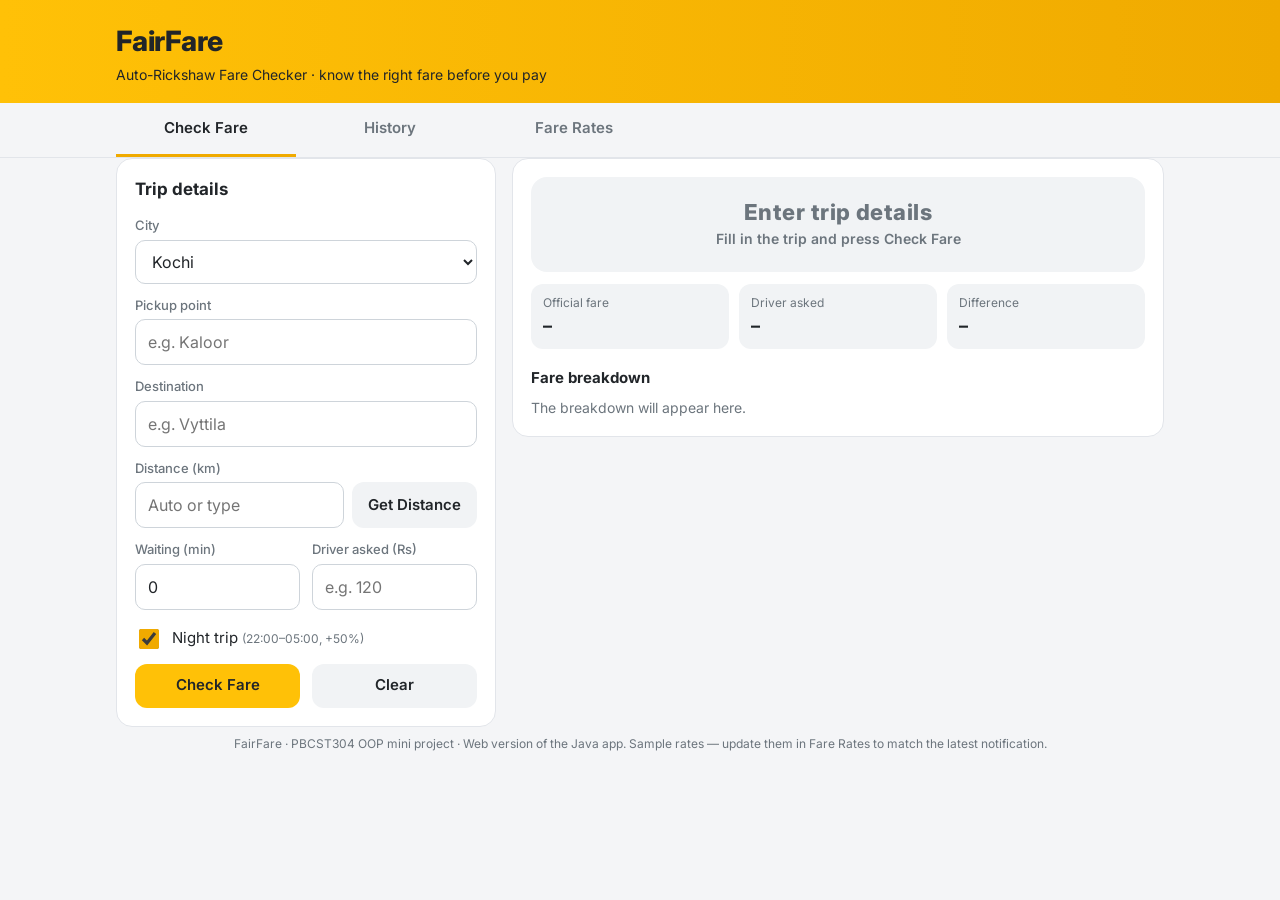
<file: docs/index.html>
<!doctype html>
<html lang="en">
<head>
<meta charset="utf-8">
<meta name="viewport" content="width=device-width, initial-scale=1, viewport-fit=cover">
<title>FairFare – Auto Fare Checker</title>
<meta name="description" content="Check if an auto-rickshaw fare is fair or excessive using official city rates.">
<meta name="theme-color" content="#ffc107">
<link rel="preconnect" href="https://fonts.googleapis.com">
<link rel="preconnect" href="https://fonts.gstatic.com" crossorigin>
<link href="https://fonts.googleapis.com/css2?family=Inter:wght@400;500;600;700;800&display=swap" rel="stylesheet">
<link rel="stylesheet" href="style.css">
</head>
<body>

<header class="top">
  <div class="wrap">
    <h1>FairFare</h1>
    <p>Auto-Rickshaw Fare Checker · know the right fare before you pay</p>
  </div>
</header>

<nav class="tabs" role="tablist">
  <div class="wrap tabs-inner">
    <button class="tab active" role="tab" data-tab="check" aria-selected="true">Check Fare</button>
    <button class="tab" role="tab" data-tab="history" aria-selected="false">History</button>
    <button class="tab" role="tab" data-tab="rates" aria-selected="false">Fare Rates</button>
  </div>
</nav>

<main class="wrap">

  <!-- ================= CHECK FARE ================= -->
  <section id="tab-check" class="panel active">
    <div class="two-col">
      <form id="checkForm" class="card" novalidate>
        <h2>Trip details</h2>

        <label class="field">
          <span>City</span>
          <select id="city"></select>
        </label>

        <label class="field">
          <span>Pickup point</span>
          <input id="pickup" list="places" placeholder="e.g. Kaloor" autocomplete="off">
        </label>

        <label class="field">
          <span>Destination</span>
          <input id="destination" list="places" placeholder="e.g. Vyttila" autocomplete="off">
        </label>
        <datalist id="places"></datalist>

        <div class="field">
          <span>Distance (km)</span>
          <div class="row">
            <input id="distance" type="number" inputmode="decimal" min="0" step="0.1" placeholder="Auto or type">
            <button type="button" id="getDistance" class="btn btn-secondary">Get Distance</button>
          </div>
          <small id="distanceHint" class="hint"></small>
        </div>

        <div class="row-2">
          <label class="field">
            <span>Waiting (min)</span>
            <input id="waiting" type="number" inputmode="numeric" min="0" step="1" value="0">
          </label>
          <label class="field">
            <span>Driver asked (Rs)</span>
            <input id="demanded" type="number" inputmode="decimal" min="0" step="1" placeholder="e.g. 120">
          </label>
        </div>

        <label class="check">
          <input id="night" type="checkbox">
          <span>Night trip <small id="nightHint" class="hint"></small></span>
        </label>

        <p id="formError" class="error" role="alert" hidden></p>

        <div class="row-2 actions">
          <button type="submit" class="btn btn-primary">Check Fare</button>
          <button type="button" id="clearBtn" class="btn btn-secondary">Clear</button>
        </div>
      </form>

      <div class="card result" id="resultCard" aria-live="polite">
        <div id="verdict" class="verdict neutral">
          <strong id="verdictText">Enter trip details</strong>
          <span id="verdictSub">Fill in the trip and press Check Fare</span>
        </div>
        <div class="stats">
          <div class="stat"><small>Official fare</small><b id="statOfficial">–</b></div>
          <div class="stat"><small>Driver asked</small><b id="statDemanded">–</b></div>
          <div class="stat"><small>Difference</small><b id="statDiff">–</b></div>
        </div>
        <h3>Fare breakdown</h3>
        <div id="breakdown" class="breakdown"><p class="muted">The breakdown will appear here.</p></div>
      </div>
    </div>
  </section>

  <!-- ================= HISTORY ================= -->
  <section id="tab-history" class="panel" hidden>
    <div class="stats stats-4">
      <div class="stat"><small>Total checks</small><b id="hTotal">0</b></div>
      <div class="stat"><small>Fair</small><b id="hFair" class="green">0</b></div>
      <div class="stat"><small>Excessive</small><b id="hExcessive" class="red">0</b></div>
      <div class="stat"><small>Overcharge caught</small><b id="hOver" class="red">Rs 0</b></div>
    </div>
    <div class="card">
      <div class="card-head">
        <h2>Trip history</h2>
        <button id="clearHistory" class="btn btn-danger btn-sm">Clear</button>
      </div>
      <ul id="historyList" class="history"></ul>
    </div>
  </section>

  <!-- ================= RATES ================= -->
  <section id="tab-rates" class="panel" hidden>
    <div class="card">
      <div class="card-head">
        <h2>Official fare rates</h2>
        <button id="resetRates" class="btn btn-secondary btn-sm">Reset defaults</button>
      </div>
      <ul id="rateList" class="rates"></ul>
    </div>

    <form id="rateForm" class="card" novalidate>
      <h2 id="rateFormTitle">Add a city</h2>
      <label class="field"><span>City</span><input id="rCity" placeholder="e.g. Thrissur"></label>
      <div class="row-2">
        <label class="field"><span>Minimum fare (Rs)</span><input id="rMinFare" type="number" inputmode="decimal" step="0.01"></label>
        <label class="field"><span>Minimum km</span><input id="rMinKm" type="number" inputmode="decimal" step="0.1"></label>
        <label class="field"><span>Per km (Rs)</span><input id="rPerKm" type="number" inputmode="decimal" step="0.01"></label>
        <label class="field"><span>Waiting / min (Rs)</span><input id="rWait" type="number" inputmode="decimal" step="0.01"></label>
        <label class="field"><span>Night %</span><input id="rNight" type="number" inputmode="decimal" step="1"></label>
        <label class="field"><span>Night from (0–23)</span><input id="rFrom" type="number" inputmode="numeric" step="1" min="0" max="23"></label>
        <label class="field"><span>Night to (0–23)</span><input id="rTo" type="number" inputmode="numeric" step="1" min="0" max="23"></label>
      </div>
      <p id="rateError" class="error" role="alert" hidden></p>
      <div class="row-2 actions">
        <button type="submit" class="btn btn-primary">Save city</button>
        <button type="button" id="rateCancel" class="btn btn-secondary">New / Clear</button>
      </div>
    </form>
  </section>

</main>

<footer class="wrap foot">
  FairFare · PBCST304 OOP mini project · Web version of the Java app.
  Sample rates — update them in Fare Rates to match the latest notification.
</footer>

<div id="toast" class="toast" hidden></div>

<script src="fare.js"></script>
<script src="app.js"></script>
</body>
</html>
</file>
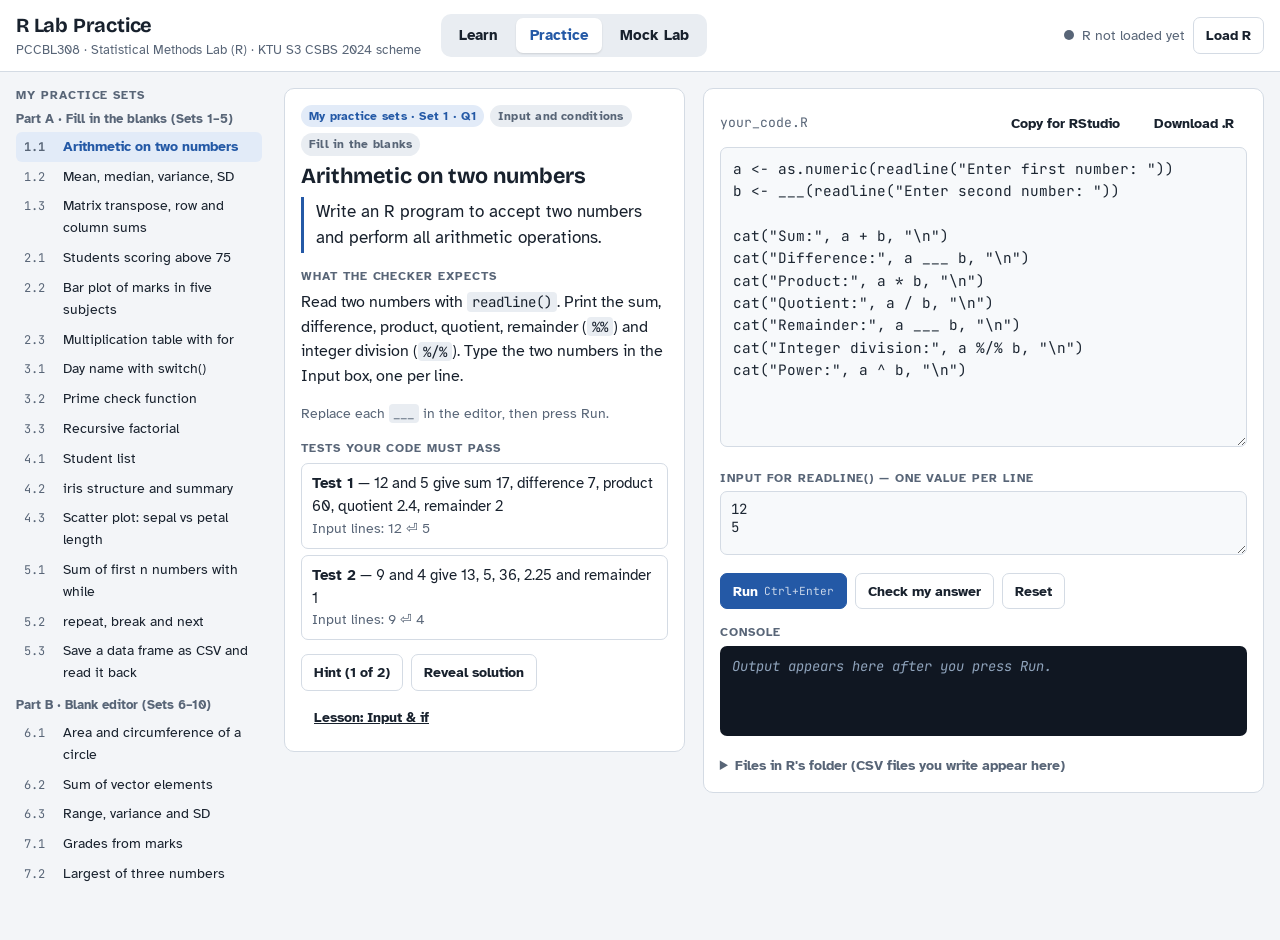
<file: r-lab-practice/standalone.html>
<!doctype html>
<html lang="en">
<head>
<meta name="viewport" content="width=device-width, initial-scale=1, viewport-fit=cover">
<meta charset="utf-8">
<title>R Lab Practice</title>
<meta name="claude:viewport-fit-sides" content="cover">
<meta name="description" content="Practice site for PCCBL308 Statistical Methods Lab (R): lessons, exercises with real R checks, and a mock lab.">
<link rel="preconnect" href="https://fonts.googleapis.com">
<link rel="stylesheet" href="https://fonts.googleapis.com/css2?family=Atkinson+Hyperlegible:wght@400;700&family=Bricolage+Grotesque:opsz,wght@12..96,600;12..96,700&family=JetBrains+Mono:wght@400;600&display=swap">
<style>
/* Layout: sticky header with three tabs; Practice is a two-pane bench (question | editor) that stacks on phones. */
:root {
  --bg: #f3f5f8;
  --surface: #ffffff;
  --sunk: #e9edf2;
  --ink: #18212d;
  --muted: #586577;
  --line: #d4dbe4;
  --accent: #2459a6;
  --accent-soft: #e2ebf8;
  --accent-ink: #ffffff;
  --code-bg: #f7f9fb;
  --code-ink: #1d2733;
  --console-bg: #101722;
  --console-ink: #dfe7f1;
  --console-err: #ff9b8f;
  --ok: #1d7a4a;
  --ok-soft: #e1f3e8;
  --bad: #b3261e;
  --bad-soft: #fbe7e5;
  --warn: #8a5800;
  --warn-soft: #fbf0d9;
  --f-display: "Bricolage Grotesque", "Segoe UI", system-ui, sans-serif;
  --f-body: "Atkinson Hyperlegible", "Segoe UI", system-ui, -apple-system, sans-serif;
  --f-mono: "JetBrains Mono", ui-monospace, "Cascadia Mono", Consolas, monospace;
  --r: 8px;
}
@media (prefers-color-scheme: dark) {
  :root:not([data-theme="light"]) {
    --bg: #0f141b; --surface: #161d27; --sunk: #1d2633; --ink: #e4eaf2; --muted: #9aa8b9; --line: #2b3646;
    --accent: #7fb0f5; --accent-soft: #1d2c44; --accent-ink: #0b1220;
    --code-bg: #121922; --code-ink: #dce5f0; --console-bg: #0a0f15; --console-ink: #dfe7f1; --console-err: #ff9b8f;
    --ok: #6fd39b; --ok-soft: #14301f; --bad: #ff8a80; --bad-soft: #3a1714; --warn: #f0c060; --warn-soft: #33270f;
    color-scheme: dark;
  }
}
:root[data-theme="dark"] {
  --bg: #0f141b; --surface: #161d27; --sunk: #1d2633; --ink: #e4eaf2; --muted: #9aa8b9; --line: #2b3646;
  --accent: #7fb0f5; --accent-soft: #1d2c44; --accent-ink: #0b1220;
  --code-bg: #121922; --code-ink: #dce5f0; --console-bg: #0a0f15; --console-ink: #dfe7f1; --console-err: #ff9b8f;
  --ok: #6fd39b; --ok-soft: #14301f; --bad: #ff8a80; --bad-soft: #3a1714; --warn: #f0c060; --warn-soft: #33270f;
  color-scheme: dark;
}
* { box-sizing: border-box; }
[hidden] { display: none !important; }
code, pre, textarea, kbd { font-variant-ligatures: none; font-feature-settings: "liga" 0, "calt" 0; }
html { -webkit-text-size-adjust: 100%; touch-action: manipulation; }
body { margin: 0; background: var(--bg); color: var(--ink); font: 16px/1.55 var(--f-body); }
h1, h2, h3, h4 { font-family: var(--f-display); line-height: 1.2; text-wrap: balance; margin: 0; }
code, pre, textarea.code { font-family: var(--f-mono); }
code { font-size: .88em; background: var(--sunk); padding: .05em .35em; border-radius: 4px; }
a { color: var(--accent); }
button { font: inherit; cursor: pointer; }
:focus-visible { outline: 3px solid var(--accent); outline-offset: 2px; }
.wrap { padding-left: max(16px, env(safe-area-inset-left, 0px)); padding-right: max(16px, env(safe-area-inset-right, 0px)); max-width: 1500px; margin: 0 auto; }

/* Header */
body::before { content: ""; position: fixed; inset: 0 0 auto; height: env(safe-area-inset-top, 0px); z-index: 10; background: var(--surface); }
header.top { position: sticky; top: env(safe-area-inset-top, 0px); z-index: 9; background: var(--surface); border-bottom: 1px solid var(--line); }
.top .wrap { display: flex; align-items: center; gap: 12px 20px; flex-wrap: wrap; padding-block: 10px; }
.brand { display: flex; flex-direction: column; min-width: 0; }
.brand b { font-family: var(--f-display); font-size: 1.25rem; letter-spacing: -.01em; }
.brand small { color: var(--muted); font-size: .8rem; }
nav.tabs { display: flex; gap: 4px; background: var(--sunk); padding: 4px; border-radius: 10px; }
nav.tabs a { text-decoration: none; color: var(--ink); padding: 6px 14px; border-radius: 7px; font-weight: 700; font-size: .95rem; }
nav.tabs a[aria-current="page"] { background: var(--surface); color: var(--accent); box-shadow: 0 1px 2px rgba(0,0,0,.12); }
.engine { margin-left: auto; display: flex; align-items: center; gap: 8px; font-size: .85rem; color: var(--muted); }
.dot { width: 10px; height: 10px; border-radius: 50%; background: var(--muted); flex: none; }
.engine[data-state="ready"] .dot { background: var(--ok); }
.engine[data-state="busy"] .dot { background: var(--warn); }
.engine[data-state="loading"] .dot { background: var(--warn); animation: pulse 1.2s infinite; }
.engine[data-state="failed"] .dot { background: var(--bad); }
@keyframes pulse { 50% { opacity: .3; } }
@media (prefers-reduced-motion: reduce) { .engine .dot { animation: none !important; } }

/* Banner */
.banner { border: 1px solid var(--line); border-radius: var(--r); padding: 12px 14px; margin-top: 14px; background: var(--surface); }
.banner.warn { background: var(--warn-soft); border-color: transparent; }
.banner h3 { font-size: 1.05rem; margin-bottom: 4px; }
.banner ol { margin: 6px 0 0; padding-left: 1.3em; }
.banner p { margin: 4px 0; }

/* Buttons */
.btn { border: 1px solid var(--line); background: var(--surface); color: var(--ink); border-radius: 7px; padding: 6px 12px; font-weight: 700; font-size: .9rem; display: inline-flex; align-items: center; gap: 6px; }
.btn:hover { border-color: var(--accent); }
.btn.primary { background: var(--accent); color: var(--accent-ink); border-color: var(--accent); }
.btn.danger { color: var(--bad); }
.btn.ghost { border-color: transparent; background: transparent; }
.btn:disabled { opacity: .5; cursor: not-allowed; }
.btn kbd { font-family: var(--f-mono); font-size: .7rem; opacity: .75; font-weight: 400; }
.row { display: flex; flex-wrap: wrap; gap: 8px; align-items: center; }

main { padding-block: 16px 48px; }
.view[hidden] { display: none; }

/* Practice */
.practice { display: grid; grid-template-columns: 250px minmax(0, 1fr); gap: 18px; }
.rail { position: sticky; top: 76px; align-self: start; max-height: calc(100vh - 96px); overflow: auto; padding-right: 4px; }
.rail h4 { font-size: .74rem; text-transform: uppercase; letter-spacing: .08em; color: var(--muted); margin: 14px 0 6px; font-family: var(--f-body); }
.rail h4:first-child { margin-top: 0; }
.rail .setname { font-size: .8rem; color: var(--muted); margin: 8px 0 2px; font-weight: 700; }
.rail button { display: flex; width: 100%; gap: 8px; align-items: baseline; text-align: left; border: 0; background: transparent; color: var(--ink); padding: 4px 8px; border-radius: 6px; font-size: .88rem; }
.rail button:hover { background: var(--sunk); }
.rail button[aria-current="true"] { background: var(--accent-soft); color: var(--accent); font-weight: 700; }
.rail .num { font-family: var(--f-mono); font-size: .75rem; color: var(--muted); flex: none; width: 2.6em; }
.rail .st { margin-left: auto; flex: none; font-size: .8rem; }
.st.passed { color: var(--ok); }
.st.tried { color: var(--warn); }
.picker { display: none; gap: 8px; margin-bottom: 12px; }
.picker select { flex: 1; min-width: 0; font: inherit; padding: 6px 8px; border-radius: 7px; border: 1px solid var(--line); background: var(--surface); color: var(--ink); }
.bench { display: grid; grid-template-columns: minmax(0, 5fr) minmax(0, 7fr); gap: 18px; align-items: start; }
.pane { background: var(--surface); border: 1px solid var(--line); border-radius: 10px; padding: 16px; min-width: 0; }
.qmeta { display: flex; flex-wrap: wrap; gap: 6px; margin-bottom: 8px; }
.chip { font-size: .74rem; font-weight: 700; padding: 2px 8px; border-radius: 99px; background: var(--sunk); color: var(--muted); letter-spacing: .02em; }
.chip.set { background: var(--accent-soft); color: var(--accent); }
.chip.var { background: var(--warn-soft); color: var(--warn); }
.qtitle { font-size: 1.35rem; margin-bottom: 8px; }
.question { font-size: 1.05rem; border-left: 3px solid var(--accent); padding: 2px 0 2px 12px; margin: 0 0 12px; }
.task { color: var(--ink); margin: 0 0 12px; }
.lbl { font-size: .74rem; text-transform: uppercase; letter-spacing: .08em; color: var(--muted); font-weight: 700; margin: 14px 0 4px; display: block; }
.hint { background: var(--warn-soft); border-radius: 7px; padding: 8px 12px; margin-top: 8px; }
.hint b { color: var(--warn); }
.note { color: var(--muted); font-size: .88rem; }
.varnote { font-size: .82rem; color: var(--muted); margin-top: -4px; }
.tests { list-style: none; padding: 0; margin: 6px 0 0; display: grid; gap: 6px; }
.tests li { border: 1px solid var(--line); border-radius: 7px; padding: 8px 10px; font-size: .92rem; }
.tests li.pass { border-color: transparent; background: var(--ok-soft); }
.tests li.fail { border-color: transparent; background: var(--bad-soft); }
.tests .why { margin: 4px 0 0; padding-left: 1.1em; font-size: .86rem; }
.verdict { font-weight: 700; margin-top: 10px; }
.verdict.pass { color: var(--ok); }
.verdict.fail { color: var(--bad); }
pre.codeblock { background: var(--code-bg); color: var(--code-ink); border: 1px solid var(--line); border-radius: 7px; padding: 10px 12px; overflow-x: auto; font-size: .86rem; line-height: 1.5; margin: 6px 0; }

/* Editor */
.edhead { display: flex; justify-content: space-between; align-items: center; gap: 8px; flex-wrap: wrap; margin-bottom: 6px; }
.edhead .file { font-family: var(--f-mono); font-size: .82rem; color: var(--muted); }
textarea.code { width: 100%; min-height: 300px; resize: vertical; background: var(--code-bg); color: var(--code-ink); border: 1px solid var(--line); border-radius: 7px; padding: 10px 12px; font-size: .9rem; line-height: 1.55; tab-size: 2; white-space: pre; overflow: auto; }
textarea.stdin { width: 100%; min-height: 64px; resize: vertical; font-family: var(--f-mono); font-size: .88rem; background: var(--code-bg); color: var(--code-ink); border: 1px solid var(--line); border-radius: 7px; padding: 8px 10px; }
.toolbar { display: flex; flex-wrap: wrap; gap: 8px; margin: 10px 0; }
.console { background: var(--console-bg); color: var(--console-ink); border-radius: 7px; padding: 10px 12px; font: .86rem/1.5 var(--f-mono); white-space: pre-wrap; word-break: break-word; min-height: 90px; max-height: 420px; overflow: auto; margin: 0; }
.console .err { color: var(--console-err); }
.console .sys { color: #8fa3bb; font-style: italic; }
.plots { display: grid; gap: 8px; margin-top: 8px; }
.plots canvas, .plots img { max-width: 100%; height: auto; border-radius: 7px; border: 1px solid var(--line); background: #fff; }
details.files { margin-top: 10px; font-size: .9rem; }
details.files summary { cursor: pointer; font-weight: 700; color: var(--muted); }
.filelist { list-style: none; padding: 0; margin: 6px 0; display: grid; gap: 4px; }
.filelist li { display: flex; gap: 8px; align-items: center; flex-wrap: wrap; font-family: var(--f-mono); font-size: .84rem; }

/* Learn */
.learn { display: grid; grid-template-columns: 220px minmax(0, 1fr); gap: 24px; }
.toc { position: sticky; top: 76px; align-self: start; font-size: .92rem; }
.toc a { display: block; padding: 3px 0; text-decoration: none; color: var(--ink); }
.toc a:hover { color: var(--accent); }
.lesson { background: var(--surface); border: 1px solid var(--line); border-radius: 10px; padding: 20px; margin-bottom: 20px; scroll-margin-top: 80px; }
.lesson h2 { font-size: 1.5rem; margin-bottom: 6px; }
.lesson .idea { font-size: 1.08rem; margin: 0 0 12px; max-width: 70ch; }
.lgrid { display: grid; grid-template-columns: minmax(0, 1fr) minmax(0, 1fr); gap: 16px; }
.lgrid > div { min-width: 0; }
.lesson ol.steps { margin: 4px 0; padding-left: 1.3em; }
.mistake { background: var(--bad-soft); border-radius: 7px; padding: 8px 12px; margin-top: 10px; }
.mistake b { color: var(--bad); }
.worked { border-top: 1px dashed var(--line); margin-top: 16px; padding-top: 12px; }
.yourturn { background: var(--accent-soft); border-radius: 7px; padding: 10px 12px; margin-top: 12px; display: flex; flex-wrap: wrap; align-items: center; gap: 8px 14px; }
.miniout { margin-top: 6px; }
.related { display: flex; flex-wrap: wrap; gap: 6px; margin-top: 10px; }
.related button { border: 1px solid var(--line); background: var(--surface); color: var(--ink); border-radius: 99px; padding: 2px 10px; font-size: .8rem; }
table.prob { border-collapse: collapse; width: 100%; font-size: .9rem; }
table.prob th, table.prob td { border-bottom: 1px solid var(--line); padding: 6px 8px; text-align: left; vertical-align: top; }
table.prob td.v { font-family: var(--f-mono); font-variant-numeric: tabular-nums; }
.tablewrap { overflow-x: auto; }
.rules { display: grid; grid-template-columns: repeat(3, minmax(0, 1fr)); gap: 10px; margin: 10px 0; }
.rules div { background: var(--sunk); border-radius: 7px; padding: 10px; }
.rules b { display: block; font-family: var(--f-display); font-size: 1.05rem; }

/* Mock */
.mockbar { display: flex; flex-wrap: wrap; align-items: center; gap: 10px 16px; margin-bottom: 12px; }
.timer { font: 700 1.4rem var(--f-mono); font-variant-numeric: tabular-nums; }
.timer.low { color: var(--bad); }
.qtabs { display: flex; gap: 6px; flex-wrap: wrap; }
.qtabs button { border: 1px solid var(--line); background: var(--surface); color: var(--ink); border-radius: 7px; padding: 6px 12px; font-weight: 700; }
.qtabs button[aria-current="true"] { background: var(--accent); color: var(--accent-ink); border-color: var(--accent); }
.card { background: var(--surface); border: 1px solid var(--line); border-radius: 10px; padding: 18px; margin-bottom: 16px; }
.card h2 { font-size: 1.35rem; margin-bottom: 6px; }
.hist { width: 100%; border-collapse: collapse; font-size: .9rem; }
.hist td, .hist th { padding: 5px 8px; border-bottom: 1px solid var(--line); text-align: left; }
.score { font: 700 2rem var(--f-display); }

@media (max-width: 700px) {
  /* Phones: 16px text boxes stop iOS zooming in on tap; tabs move to a bottom bar. */
  body { padding-bottom: calc(64px + env(safe-area-inset-bottom, 0px)); }
  textarea.code, textarea.stdin, select, .picker select, input { font-size: 16px; }
  textarea.code { min-height: 220px; white-space: pre-wrap; overflow-wrap: anywhere; }
  .top .wrap { padding-block: 8px; gap: 6px 12px; }
  .brand b { font-size: 1.1rem; }
  .brand small { display: none; }
  .top .engine { width: auto; margin-left: auto; font-size: .8rem; }
  nav.tabs { position: fixed; left: 0; right: 0; bottom: 0; z-index: 20; border-radius: 0; border-top: 1px solid var(--line);
    background: var(--surface); padding: 6px max(10px, env(safe-area-inset-right, 0px)) calc(6px + env(safe-area-inset-bottom, 0px)) max(10px, env(safe-area-inset-left, 0px)); }
  nav.tabs a { flex: 1; text-align: center; padding: 10px 6px; }
  nav.tabs a[aria-current="page"] { background: var(--accent-soft); box-shadow: none; }
  main { padding-block: 10px 24px; }
  .pane, .card, .lesson { padding: 12px; border-radius: 8px; }
  .qtitle { font-size: 1.2rem; }
  .question { font-size: 1rem; }
  .btn { min-height: 42px; padding: 8px 14px; }
  .btn kbd { display: none; }
  .toolbar .btn { flex: 1 1 auto; justify-content: center; }
  .picker .btn { min-width: 44px; justify-content: center; }
  .console { font-size: .82rem; max-height: 320px; }
  .rules div, .tests li { font-size: .9rem; }
  .mockbar .timer { font-size: 1.15rem; }
}
@media (max-width: 1180px) {
  .practice { grid-template-columns: minmax(0, 1fr); }
  .rail { display: none; }
  .picker { display: flex; }
}
@media (max-width: 900px) {
  .bench { grid-template-columns: minmax(0, 1fr); }
  .learn { grid-template-columns: minmax(0, 1fr); }
  .toc { position: static; display: flex; flex-wrap: wrap; gap: 4px 14px; }
  .lgrid { grid-template-columns: minmax(0, 1fr); }
  .rules { grid-template-columns: minmax(0, 1fr); }
  .engine { margin-left: 0; width: 100%; }
}
</style>

</head>
<body>
<header class="top">
  <div class="wrap">
    <div class="brand"><b>R Lab Practice</b><small>PCCBL308 · Statistical Methods Lab (R) · KTU S3 CSBS 2024 scheme</small></div>
    <nav class="tabs" aria-label="Screens">
      <a href="#learn" data-view="learn">Learn</a>
      <a href="#practice" data-view="practice">Practice</a>
      <a href="#mock" data-view="mock">Mock Lab</a>
    </nav>
    <div class="engine" id="engine" data-state="off" aria-live="polite">
      <span class="dot"></span><span id="engineText">R not loaded yet</span>
      <button class="btn" id="restartBtn" type="button" title="Stop any running code and start a fresh R session">Restart R</button>
    </div>
  </div>
</header>

<div class="wrap"><div id="engineBanner"></div></div>

<main class="wrap">
  <section class="view" id="view-learn" hidden></section>

  <section class="view" id="view-practice" hidden>
    <div class="practice">
      <nav class="rail" id="exRail" aria-label="Exercises"></nav>
      <div style="min-width:0">
        <div class="picker">
          <button class="btn" id="prevEx" type="button" aria-label="Previous exercise">←</button>
          <select id="exSelect" aria-label="Choose exercise"></select>
          <button class="btn" id="nextEx" type="button" aria-label="Next exercise">→</button>
        </div>
        <div class="bench">
          <article class="pane" id="qPane"></article>
          <div class="pane" id="ePane"></div>
        </div>
      </div>
    </div>
  </section>

  <section class="view" id="view-mock" hidden></section>
</main>

<script>
// R Lab Practice — exercise and lesson data.
// "set" items are the learner's own practice questions (wording kept as given).
// "var" items are original practice variations written for this site.
// Tests are checked against real R results; nothing here is canned output.
const R = String.raw;

const PATTERNS = {
  input:      { name: "Input and conditions", short: "Input & if" },
  loops:      { name: "Loops", short: "Loops" },
  functions:  { name: "Functions and recursion", short: "Functions" },
  vectors:    { name: "Vectors, lists and matrices", short: "Vectors" },
  dataframes: { name: "Data frames and CSVs", short: "Data frames" },
  plots:      { name: "Plots", short: "Plots" },
};

// Test spec keys:
//  in: lines fed to readline()      nums / notNums: numbers that must / must not appear
//  last: the last number printed    text / notText: words (any case)
//  tok / notTok: exact standalone tokens (case-sensitive, e.g. grades)
//  numsR / textR / notTextR: R expressions, run after your code, giving values that must appear
//  check: R expression that must be TRUE after your code runs
//  plot: a plot must be drawn       use: regexes your code must contain (loop type, etc.)
//  d: plain-English description of the test

const EXERCISES = [
// ---------------- SET 1 ----------------
{ id: "s1q1", group: "set", set: 1, q: 1, pattern: "input", mode: "fill",
  title: "Arithmetic on two numbers",
  question: "Write an R program to accept two numbers and perform all arithmetic operations.",
  task: "Read two numbers with <code>readline()</code>. Print the sum, difference, product, quotient, remainder (<code>%%</code>) and integer division (<code>%/%</code>). Type the two numbers in the Input box, one per line.",
  starter: R`a <- as.numeric(readline("Enter first number: "))
b <- ___(readline("Enter second number: "))

cat("Sum:", a + b, "\n")
cat("Difference:", a ___ b, "\n")
cat("Product:", a * b, "\n")
cat("Quotient:", a / b, "\n")
cat("Remainder:", a ___ b, "\n")
cat("Integer division:", a %/% b, "\n")
cat("Power:", a ^ b, "\n")
`,
  solution: R`a <- as.numeric(readline("Enter first number: "))
b <- as.numeric(readline("Enter second number: "))

cat("Sum:", a + b, "\n")
cat("Difference:", a - b, "\n")
cat("Product:", a * b, "\n")
cat("Quotient:", a / b, "\n")
cat("Remainder:", a %% b, "\n")
cat("Integer division:", a %/% b, "\n")
cat("Power:", a ^ b, "\n")
`,
  hints: [
    "readline() always gives text. Wrap it in as.numeric() so R can do maths with it.",
    "Subtraction is a - b. The remainder operator in R is %% (two percent signs)."
  ],
  tests: [
    { in: ["12", "5"], nums: [17, 7, 60, 2.4, 2], d: "12 and 5 give sum 17, difference 7, product 60, quotient 2.4, remainder 2" },
    { in: ["9", "4"], nums: [13, 5, 36, 2.25, 1], d: "9 and 4 give 13, 5, 36, 2.25 and remainder 1" },
  ] },

{ id: "s1q2", group: "set", set: 1, q: 2, pattern: "vectors", mode: "fill",
  title: "Mean, median, variance, SD",
  question: "Create a vector of 10 numbers and calculate its mean, median, variance, and standard deviation.",
  task: "Store the 10 numbers in a vector named <code>x</code>. Print the mean, median, variance and standard deviation.",
  starter: R`# Create a vector of 10 numbers
x <- c(12, 15, 11, 18, 20, 14, 16, 19, 13, 17)

cat("Mean:", mean(x), "\n")
cat("Median:", ___(x), "\n")
cat("Variance:", ___(x), "\n")
cat("Standard deviation:", ___(x), "\n")
`,
  solution: R`# Create a vector of 10 numbers
x <- c(12, 15, 11, 18, 20, 14, 16, 19, 13, 17)

cat("Mean:", mean(x), "\n")
cat("Median:", median(x), "\n")
cat("Variance:", var(x), "\n")
cat("Standard deviation:", sd(x), "\n")
`,
  hints: [
    "R has a ready-made function for each one. Their names are short forms of the words.",
    "Use median(x), var(x) and sd(x)."
  ],
  tests: [
    { check: "is.numeric(x) && length(x) == 10", numsR: "c(mean(x), median(x), var(x), sd(x))",
      d: "x has 10 numbers, and its mean, median, variance and SD are printed" },
  ] },

{ id: "s1q3", group: "set", set: 1, q: 3, pattern: "vectors", mode: "fill",
  title: "Matrix transpose, row and column sums",
  question: "Create a matrix and calculate its transpose, row sums, and column sums.",
  task: "Store your matrix in <code>m</code> and its transpose in <code>tm</code>. Print the row sums and column sums.",
  starter: R`m <- matrix(1:6, nrow = 2, ncol = 3)
cat("Matrix:\n")
print(m)

tm <- ___(m)
cat("Transpose:\n")
print(tm)

cat("Row sums:", ___(m), "\n")
cat("Column sums:", colSums(m), "\n")
`,
  solution: R`m <- matrix(1:6, nrow = 2, ncol = 3)
cat("Matrix:\n")
print(m)

tm <- t(m)
cat("Transpose:\n")
print(tm)

cat("Row sums:", rowSums(m), "\n")
cat("Column sums:", colSums(m), "\n")
`,
  hints: [
    "The transpose function is a single letter.",
    "Use t(m) for the transpose and rowSums(m) for the row sums."
  ],
  tests: [
    { check: "is.matrix(m) && identical(tm, t(m))", numsR: "c(rowSums(m), colSums(m))",
      d: "tm equals t(m), and the row sums and column sums of m are printed" },
  ] },

// ---------------- SET 2 ----------------
{ id: "s2q1", group: "set", set: 2, q: 1, pattern: "dataframes", mode: "fill",
  title: "Students scoring above 75",
  question: "Create a student data frame with name, roll number, and marks. Display students scoring above 75.",
  task: "Make a data frame named <code>students</code> with columns <code>name</code>, <code>roll</code> and <code>marks</code>. Store the students with marks above 75 in <code>toppers</code> and print it.",
  starter: R`students <- data.frame(
  name  = c("Anu", "Bilal", "Chitra", "Devan", "Esha"),
  roll  = c(1, 2, 3, 4, 5),
  marks = c(82, 67, 91, 75, 78)
)

toppers <- students[students$___ > 75, ]
cat("Students scoring above 75:\n")
print(___)
`,
  solution: R`students <- data.frame(
  name  = c("Anu", "Bilal", "Chitra", "Devan", "Esha"),
  roll  = c(1, 2, 3, 4, 5),
  marks = c(82, 67, 91, 75, 78)
)

toppers <- students[students$marks > 75, ]
cat("Students scoring above 75:\n")
print(toppers)
`,
  hints: [
    "Inside the square brackets, the part before the comma picks rows. Compare the marks column with 75.",
    "Write students[students$marks > 75, ] and then print(toppers). Note that 75 itself is not above 75."
  ],
  tests: [
    { check: 'is.data.frame(students) && all(c("name","roll","marks") %in% names(students)) && is.data.frame(toppers) && nrow(toppers) == sum(students$marks > 75) && all(toppers$marks > 75)',
      textR: "as.character(toppers$name)",
      d: "toppers holds exactly the students with marks above 75, and their names are printed" },
  ] },

{ id: "s2q2", group: "set", set: 2, q: 2, pattern: "plots", mode: "fill",
  title: "Bar plot of marks in five subjects",
  question: "Draw a bar plot representing marks obtained in five subjects.",
  task: "Store the five marks in <code>marks</code> and the subject names in <code>subjects</code>. Draw a bar plot with a title and axis labels.",
  starter: R`marks <- c(78, 85, 62, 90, 71)
subjects <- c("Maths", "Physics", "Chemistry", "English", "R Lab")

barplot(___, names.arg = ___, col = "steelblue",
        main = "Marks in five subjects",
        xlab = "Subject", ylab = "Marks")
`,
  solution: R`marks <- c(78, 85, 62, 90, 71)
subjects <- c("Maths", "Physics", "Chemistry", "English", "R Lab")

barplot(marks, names.arg = subjects, col = "steelblue",
        main = "Marks in five subjects",
        xlab = "Subject", ylab = "Marks")
`,
  hints: [
    "barplot() needs the numbers first. names.arg gives the label under each bar.",
    "barplot(marks, names.arg = subjects, ...)"
  ],
  tests: [
    { check: "length(marks) == 5 && length(subjects) == 5", plot: true, use: ["barplot\\s*\\("],
      d: "marks and subjects have 5 values each, and barplot() draws a plot" },
  ] },

{ id: "s2q3", group: "set", set: 2, q: 3, pattern: "loops", mode: "fill",
  title: "Multiplication table with for",
  question: "Write an R program to display a multiplication table using a for loop.",
  task: "Read a number <code>n</code> with <code>readline()</code>. Use a <code>for</code> loop to print n x 1 up to n x 10.",
  starter: R`n <- as.integer(readline("Enter a number: "))

for (i in ___) {
  cat(n, "x", i, "=", ___, "\n")
}
`,
  solution: R`n <- as.integer(readline("Enter a number: "))

for (i in 1:10) {
  cat(n, "x", i, "=", n * i, "\n")
}
`,
  hints: [
    "The loop should go through the numbers 1 to 10. In R, 1:10 makes that sequence.",
    "The answer on each line is n * i."
  ],
  tests: [
    { in: ["7"], nums: [14, 21, 28, 35, 42, 49, 56, 63, 70], use: ["\\bfor\\s*\\("], d: "Input 7 prints 7, 14, 21 ... 70 using a for loop" },
    { in: ["13"], nums: [26, 39, 52, 65, 78, 91, 104, 117, 130], d: "Input 13 prints 13, 26 ... 130" },
  ] },

// ---------------- SET 3 ----------------
{ id: "s3q1", group: "set", set: 3, q: 1, pattern: "input", mode: "fill",
  title: "Day name with switch()",
  question: "Write an R program using switch() to display the name of a day based on a number from 1 to 7.",
  task: "Read a number. Use <code>switch()</code> so that 1 is Monday and 7 is Sunday. For any other number, print a message containing the word <em>Invalid</em>.",
  starter: R`n <- as.integer(readline("Enter a number (1-7): "))

day <- switch(n,
  "Monday", "Tuesday", "Wednesday", ___,
  "Friday", "Saturday", ___)

if (is.null(day)) {
  cat("Invalid number. Enter 1 to 7.\n")
} else {
  cat("Day", n, "is", day, "\n")
}
`,
  solution: R`n <- as.integer(readline("Enter a number (1-7): "))

day <- switch(n,
  "Monday", "Tuesday", "Wednesday", "Thursday",
  "Friday", "Saturday", "Sunday")

if (is.null(day)) {
  cat("Invalid number. Enter 1 to 7.\n")
} else {
  cat("Day", n, "is", day, "\n")
}
`,
  hints: [
    "When switch() gets a number, it returns the item at that position. Fill in the missing 4th and 7th day.",
    "The blanks are \"Thursday\" and \"Sunday\". switch() returns NULL for numbers outside 1 to 7, so is.null() catches them."
  ],
  tests: [
    { in: ["1"], text: ["Monday"], use: ["switch\\s*\\("], d: "1 gives Monday" },
    { in: ["4"], text: ["Thursday"], notText: ["Monday"], d: "4 gives Thursday" },
    { in: ["7"], text: ["Sunday"], d: "7 gives Sunday" },
    { in: ["9"], text: ["invalid"], d: "9 gives an Invalid message" },
  ] },

{ id: "s3q2", group: "set", set: 3, q: 2, pattern: "functions", mode: "fill",
  title: "Prime check function",
  question: "Write a user-defined function to check whether a number is prime.",
  task: "Write <code>is_prime(n)</code> that returns <code>TRUE</code> or <code>FALSE</code>. Then read a number and print whether it is prime. For a non-prime, the message must contain the word <em>not</em>.",
  starter: R`is_prime <- function(n) {
  if (n < 2) return(FALSE)
  if (n < 4) return(TRUE)          # 2 and 3 are prime
  for (i in 2:floor(sqrt(n))) {
    if (n %% i == ___) return(FALSE)
  }
  return(___)
}

num <- as.integer(readline("Enter a number: "))
if (is_prime(num)) {
  cat(num, "is a prime number\n")
} else {
  cat(num, "is not a prime number\n")
}
`,
  solution: R`is_prime <- function(n) {
  if (n < 2) return(FALSE)
  if (n < 4) return(TRUE)          # 2 and 3 are prime
  for (i in 2:floor(sqrt(n))) {
    if (n %% i == 0) return(FALSE)
  }
  return(TRUE)
}

num <- as.integer(readline("Enter a number: "))
if (is_prime(num)) {
  cat(num, "is a prime number\n")
} else {
  cat(num, "is not a prime number\n")
}
`,
  hints: [
    "A number is not prime if some i divides it with no remainder. What is the remainder then?",
    "Use n %% i == 0 inside the loop. If the loop finishes without finding a divisor, return(TRUE)."
  ],
  tests: [
    { check: "is_prime(2) && is_prime(3) && is_prime(97) && !is_prime(0) && !is_prime(1) && !is_prime(9) && !is_prime(91)",
      d: "is_prime() is TRUE for 2, 3, 97 and FALSE for 0, 1, 9, 91" },
    { in: ["7"], text: ["prime"], notText: ["not"], d: "Input 7 says prime" },
    { in: ["9"], text: ["not"], d: "Input 9 says not prime" },
  ] },

{ id: "s3q3", group: "set", set: 3, q: 3, pattern: "functions", mode: "fill",
  title: "Recursive factorial",
  question: "Write a recursive function to calculate the factorial of a number.",
  task: "Write a recursive function <code>fact(n)</code>: it must call itself. Read a number and print its factorial.",
  starter: R`fact <- function(n) {
  if (n <= 1) return(___)
  return(n * fact(___))
}

num <- as.integer(readline("Enter a number: "))
cat("Factorial of", num, "is", fact(num), "\n")
`,
  solution: R`fact <- function(n) {
  if (n <= 1) return(1)
  return(n * fact(n - 1))
}

num <- as.integer(readline("Enter a number: "))
cat("Factorial of", num, "is", fact(num), "\n")
`,
  hints: [
    "The base case stops the recursion. What is 0! or 1!?",
    "Return 1 in the base case, and n * fact(n - 1) otherwise."
  ],
  tests: [
    { check: 'fact(0) == 1 && fact(1) == 1 && fact(5) == 120 && fact(10) == 3628800 && "fact" %in% all.names(body(fact))',
      d: "fact(0)=1, fact(5)=120, fact(10)=3628800, and fact calls itself" },
    { in: ["6"], last: 720, d: "Input 6 prints 720" },
  ] },

// ---------------- SET 4 ----------------
{ id: "s4q1", group: "set", set: 4, q: 1, pattern: "vectors", mode: "fill",
  title: "Student list",
  question: "Create a list containing a student's name, age, marks, and pass status. Display each element.",
  task: "Make a list named <code>student</code> with elements <code>name</code>, <code>age</code>, <code>marks</code> and <code>passed</code>. Print every element.",
  starter: R`student <- list(name = "Anu", age = 19,
                marks = c(82, 76, 91), passed = TRUE)

cat("Name:", student$name, "\n")
cat("Age:", student$___, "\n")
cat("Marks:", student$marks, "\n")
cat("Passed:", student[[___]], "\n")

# Another way: loop over the names of the list
for (item in names(student)) {
  cat(item, ":", format(student[[item]]), "\n")
}
`,
  solution: R`student <- list(name = "Anu", age = 19,
                marks = c(82, 76, 91), passed = TRUE)

cat("Name:", student$name, "\n")
cat("Age:", student$age, "\n")
cat("Marks:", student$marks, "\n")
cat("Passed:", student[["passed"]], "\n")

# Another way: loop over the names of the list
for (item in names(student)) {
  cat(item, ":", format(student[[item]]), "\n")
}
`,
  hints: [
    "Use $ followed by the element name, or [[ ]] with the name in quotes.",
    "student$age and student[[\"passed\"]]"
  ],
  tests: [
    { check: 'is.list(student) && all(c("name","age","marks","passed") %in% names(student))',
      textR: "c(as.character(student$name), as.character(student$passed))",
      numsR: "c(student$age, student$marks)",
      d: "student has name, age, marks and passed, and every value is printed" },
  ] },

{ id: "s4q2", group: "set", set: 4, q: 2, pattern: "dataframes", mode: "fill",
  title: "iris structure and summary",
  question: "Load the built-in iris dataset and display its structure and summary statistics.",
  task: "Load <code>iris</code>. Show its structure with <code>str()</code> and its summary with <code>summary()</code>.",
  starter: R`data(iris)

cat("Structure of iris:\n")
___(iris)

cat("\nSummary statistics:\n")
print(___(iris))
`,
  solution: R`data(iris)

cat("Structure of iris:\n")
str(iris)

cat("\nSummary statistics:\n")
print(summary(iris))
`,
  hints: [
    "str is short for structure.",
    "Use str(iris) and summary(iris)."
  ],
  tests: [
    { text: ["150 obs", "Min.", "5.843", "setosa"], d: "Output shows the structure (150 obs) and the summary (Min., mean 5.843)" },
  ] },

{ id: "s4q3", group: "set", set: 4, q: 3, pattern: "plots", mode: "fill",
  title: "Scatter plot: sepal vs petal length",
  question: "Draw a scatter plot showing the relationship between sepal length and petal length.",
  task: "Use <code>plot()</code> with <code>iris$Sepal.Length</code> on the x-axis and <code>iris$Petal.Length</code> on the y-axis. Add a title and axis labels.",
  starter: R`plot(iris$Sepal.Length, iris$___,
     main = "Sepal length vs petal length",
     xlab = "Sepal length (cm)", ylab = "Petal length (cm)",
     col = iris$Species, pch = 19)

legend("topleft", legend = levels(iris$Species), col = 1:3, pch = 19)
`,
  solution: R`plot(iris$Sepal.Length, iris$Petal.Length,
     main = "Sepal length vs petal length",
     xlab = "Sepal length (cm)", ylab = "Petal length (cm)",
     col = iris$Species, pch = 19)

legend("topleft", legend = levels(iris$Species), col = 1:3, pch = 19)
`,
  hints: [
    "plot(x, y): the first vector goes on the x-axis, the second on the y-axis.",
    "The missing column is Petal.Length. Column names are case-sensitive."
  ],
  tests: [
    { plot: true, use: ["Sepal\\.Length", "Petal\\.Length"], d: "A plot is drawn using Sepal.Length and Petal.Length" },
  ] },

// ---------------- SET 5 ----------------
{ id: "s5q1", group: "set", set: 5, q: 1, pattern: "loops", mode: "fill",
  title: "Sum of first n numbers with while",
  question: "Write an R program using while to calculate the sum of the first n natural numbers.",
  task: "Read <code>n</code>. Use a <code>while</code> loop to add 1 + 2 + ... + n. Print the total at the end.",
  starter: R`n <- as.integer(readline("Enter n: "))
total <- 0
i <- 1

while (i <= ___) {
  total <- total + i
  i <- ___
}

cat("Sum of first", n, "natural numbers is", total, "\n")
`,
  solution: R`n <- as.integer(readline("Enter n: "))
total <- 0
i <- 1

while (i <= n) {
  total <- total + i
  i <- i + 1
}

cat("Sum of first", n, "natural numbers is", total, "\n")
`,
  hints: [
    "The loop should run while i has not passed n. Remember to move i forward, or the loop never ends.",
    "while (i <= n) and i <- i + 1"
  ],
  tests: [
    { in: ["10"], last: 55, use: ["\\bwhile\\s*\\("], d: "Input 10 ends with 55, using while" },
    { in: ["100"], last: 5050, d: "Input 100 ends with 5050" },
  ] },

{ id: "s5q2", group: "set", set: 5, q: 2, pattern: "loops", mode: "fill",
  title: "repeat, break and next",
  question: "Demonstrate repeat, break, and next in a program.",
  task: "Use <code>repeat</code> to count i = 1, 2, 3, ... Skip multiples of 3 with <code>next</code>. Stop with <code>break</code> when i is more than 10. Expected numbers: 1 2 4 5 7 8 10.",
  starter: R`i <- 0
repeat {
  i <- i + 1
  if (i > 10) ___
  if (i %% 3 == 0) ___
  cat(i, "")
}
cat("\nLoop finished\n")
`,
  solution: R`i <- 0
repeat {
  i <- i + 1
  if (i > 10) break
  if (i %% 3 == 0) next
  cat(i, "")
}
cat("\nLoop finished\n")
`,
  hints: [
    "One keyword leaves the loop completely. The other skips to the next round.",
    "if (i > 10) break, and if (i %% 3 == 0) next"
  ],
  tests: [
    { nums: [1, 2, 4, 5, 7, 8, 10], notNums: [3, 6, 9], use: ["\\brepeat\\b", "\\bbreak\\b", "\\bnext\\b"],
      d: "Prints 1 2 4 5 7 8 10, skips 3, 6, 9, and uses repeat, break and next" },
  ] },

{ id: "s5q3", group: "set", set: 5, q: 3, pattern: "dataframes", mode: "fill",
  title: "Save a data frame as CSV and read it back",
  question: "Create a data frame of student details and save it as a CSV file. Read the file back into R.",
  task: "Make a data frame <code>students</code>, save it as <code>student_details.csv</code>, read it back into <code>s2</code> and print it.",
  starter: R`students <- data.frame(
  name  = c("Anu", "Bilal", "Chitra"),
  roll  = c(101, 102, 103),
  marks = c(82, 67, 91)
)

write.csv(students, "student_details.csv", row.names = ___)

s2 <- ___("student_details.csv")
cat("Data read back from the CSV file:\n")
print(s2)
`,
  solution: R`students <- data.frame(
  name  = c("Anu", "Bilal", "Chitra"),
  roll  = c(101, 102, 103),
  marks = c(82, 67, 91)
)

write.csv(students, "student_details.csv", row.names = FALSE)

s2 <- read.csv("student_details.csv")
cat("Data read back from the CSV file:\n")
print(s2)
`,
  hints: [
    "row.names = FALSE stops R from writing an extra column of row numbers. The reading function mirrors write.csv.",
    "write.csv(students, \"student_details.csv\", row.names = FALSE) and s2 <- read.csv(\"student_details.csv\")"
  ],
  tests: [
    { check: 'file.exists("student_details.csv") && is.data.frame(s2) && nrow(s2) == nrow(students) && all(names(students) %in% names(s2))',
      d: "student_details.csv is written, and s2 has the same rows and columns" },
  ] },

// ---------------- SET 6 ----------------
{ id: "s6q1", group: "set", set: 6, q: 1, pattern: "input", mode: "blank",
  title: "Area and circumference of a circle",
  question: "Write an R program to calculate the area and circumference of a circle.",
  task: "Read the radius with <code>readline()</code>. Print the area and the circumference. Use R's built-in <code>pi</code>.",
  solution: R`r <- as.numeric(readline("Enter the radius: "))

area <- pi * r^2
circumference <- 2 * pi * r

cat("Area:", round(area, 2), "\n")
cat("Circumference:", round(circumference, 2), "\n")
`,
  hints: [
    "Area = pi × r². Circumference = 2 × pi × r. Convert the input with as.numeric().",
    "area <- pi * r^2 and circumference <- 2 * pi * r. Print them with cat()."
  ],
  tests: [
    { in: ["7"], nums: [153.93804, 43.982297], d: "Radius 7 gives area 153.94 and circumference 43.98" },
    { in: ["2.5"], nums: [19.634954, 15.707963], d: "Radius 2.5 gives area 19.63 and circumference 15.71" },
  ] },

{ id: "s6q2", group: "set", set: 6, q: 2, pattern: "functions", mode: "blank",
  title: "Sum of vector elements",
  question: "Write a function to find the sum of the elements in a vector.",
  task: "Write <code>vec_sum(v)</code> that adds the elements with a loop. Do not use the built-in <code>sum()</code> inside it. Test it on a vector and print the result.",
  solution: R`vec_sum <- function(v) {
  total <- 0
  for (x in v) {
    total <- total + x
  }
  return(total)
}

nums <- c(4, 8, 15, 16, 23, 42)
cat("Vector:", nums, "\n")
cat("Sum of elements:", vec_sum(nums), "\n")
`,
  hints: [
    "Start a total at 0. Loop through each element and add it to the total.",
    "for (x in v) { total <- total + x } and then return(total)."
  ],
  tests: [
    { check: 'vec_sum(c(1, 2, 3)) == 6 && vec_sum(c(-2.5, 10)) == 7.5 && vec_sum(5) == 5 && !("sum" %in% all.names(body(vec_sum)))',
      d: "vec_sum(c(1,2,3)) = 6, vec_sum(c(-2.5,10)) = 7.5, and sum() is not used inside" },
  ] },

{ id: "s6q3", group: "set", set: 6, q: 3, pattern: "vectors", mode: "blank",
  title: "Range, variance and SD",
  question: "Calculate the range, variance, and standard deviation of a numerical dataset.",
  task: "Store at least 5 numbers in <code>data</code>. Print the range as max − min, the variance and the standard deviation.",
  solution: R`data <- c(23, 45, 12, 67, 34, 89, 21, 56)

r <- range(data)          # gives min and max
cat("Minimum and maximum:", r, "\n")
cat("Range (max - min):", diff(r), "\n")
cat("Variance:", var(data), "\n")
cat("Standard deviation:", sd(data), "\n")
`,
  hints: [
    "range() in R returns two numbers: the min and the max. The statistical range is max − min.",
    "Use max(data) - min(data) (or diff(range(data))), var(data) and sd(data)."
  ],
  tests: [
    { check: "is.numeric(data) && length(data) >= 5", numsR: "c(max(data) - min(data), var(data), sd(data))",
      d: "max − min, variance and SD of data are printed" },
  ] },

// ---------------- SET 7 ----------------
{ id: "s7q1", group: "set", set: 7, q: 1, pattern: "input", mode: "blank",
  title: "Grades from marks",
  question: "Write an R program to assign grades based on marks using conditional statements.",
  task: "Read marks (0–100) and print the grade. Use this scale: 90+ <b>O</b>, 80–89 <b>A</b>, 70–79 <b>B</b>, 60–69 <b>C</b>, 50–59 <b>D</b>, below 50 <b>F</b>. Print the grade letter on its own, like <code>Grade: A</code>.",
  solution: R`marks <- as.numeric(readline("Enter marks (0-100): "))

if (marks >= 90) {
  grade <- "O"
} else if (marks >= 80) {
  grade <- "A"
} else if (marks >= 70) {
  grade <- "B"
} else if (marks >= 60) {
  grade <- "C"
} else if (marks >= 50) {
  grade <- "D"
} else {
  grade <- "F"
}

cat("Grade:", grade, "\n")
`,
  hints: [
    "Check from the highest grade down, using if ... else if ... else.",
    "Start with if (marks >= 90). Each else if only runs when the earlier checks failed, so 85 stops at >= 80."
  ],
  tests: [
    { in: ["95"], tok: ["O"], notTok: ["A", "B", "C", "D", "F"], d: "95 gives O" },
    { in: ["80"], tok: ["A"], notTok: ["O", "B", "C", "D", "F"], d: "80 gives A (boundary)" },
    { in: ["79"], tok: ["B"], notTok: ["O", "A", "C", "D", "F"], d: "79 gives B" },
    { in: ["64"], tok: ["C"], notTok: ["O", "A", "B", "D", "F"], d: "64 gives C" },
    { in: ["50"], tok: ["D"], notTok: ["O", "A", "B", "C", "F"], d: "50 gives D (boundary)" },
    { in: ["30"], tok: ["F"], notTok: ["O", "A", "B", "C", "D"], d: "30 gives F" },
  ] },

{ id: "s7q2", group: "set", set: 7, q: 2, pattern: "input", mode: "blank",
  title: "Largest of three numbers",
  question: "Write an R program to find the largest of three numbers using if...else.",
  task: "Read three numbers. Use <code>if ... else</code> (not <code>max()</code>) to find the largest. Print it as the last number in your output.",
  solution: R`x <- as.numeric(readline("Enter first number: "))
y <- as.numeric(readline("Enter second number: "))
z <- as.numeric(readline("Enter third number: "))

if (x >= y && x >= z) {
  largest <- x
} else if (y >= z) {
  largest <- y
} else {
  largest <- z
}

cat("The largest number is", largest, "\n")
`,
  hints: [
    "First test if the first number is at least as big as both others. Use && to join two conditions.",
    "if (x >= y && x >= z) ... else if (y >= z) ... else ... Avoid naming a variable c, because c() is a function."
  ],
  tests: [
    { in: ["4", "9", "2"], last: 9, use: ["\\bif\\b", "\\belse\\b"], d: "4, 9, 2 gives 9" },
    { in: ["15", "3", "15"], last: 15, d: "15, 3, 15 gives 15 (a tie)" },
    { in: ["-1", "-5", "-3"], last: -1, d: "-1, -5, -3 gives -1" },
    { in: ["2", "3", "8"], last: 8, d: "2, 3, 8 gives 8" },
  ] },

{ id: "s7q3", group: "set", set: 7, q: 3, pattern: "dataframes", mode: "blank",
  title: "Read a CSV: first five rows and summary",
  question: "Read a CSV file containing student details and display the first five records and summary statistics.",
  task: "This site puts a sample file <code>class_marks.csv</code> (8 students) in R's working folder. Read it, print the first five records with <code>head()</code>, then print <code>summary()</code>. In RStudio, use your own CSV file.",
  solution: R`df <- read.csv("class_marks.csv")

cat("First five records:\n")
print(head(df, 5))

cat("\nSummary statistics:\n")
print(summary(df))
`,
  hints: [
    "read.csv() reads the file into a data frame. head(df, 5) gives the first five rows.",
    "df <- read.csv(\"class_marks.csv\"); print(head(df, 5)); print(summary(df))"
  ],
  tests: [
    { text: ["Min.", "Anu", "Bilal", "Chitra", "Devan", "Esha"], notText: ["Farhan", "Gopika", "Hari"],
      numsR: 'mean(read.csv("class_marks.csv")$marks)',
      d: "Only the first five students are listed, and the summary (Min., mean 72.38) is shown" },
  ] },

// ---------------- SET 8 ----------------
{ id: "s8q1", group: "set", set: 8, q: 1, pattern: "functions", mode: "blank",
  title: "Recursive Fibonacci",
  question: "Write a recursive function to calculate a specified Fibonacci number.",
  task: "Write a recursive <code>fib(n)</code> with fib(0) = 0 and fib(1) = 1. Read n and print fib(n) as the last number.",
  solution: R`fib <- function(n) {
  if (n <= 1) return(n)
  return(fib(n - 1) + fib(n - 2))
}

n <- as.integer(readline("Which Fibonacci number? n = "))
cat("Fibonacci number", n, "is", fib(n), "\n")
`,
  hints: [
    "Base case: for n = 0 or n = 1, return n itself.",
    "Otherwise return fib(n - 1) + fib(n - 2)."
  ],
  tests: [
    { check: 'fib(0) == 0 && fib(1) == 1 && fib(2) == 1 && fib(10) == 55 && "fib" %in% all.names(body(fib))',
      d: "fib(0)=0, fib(1)=1, fib(10)=55, and fib calls itself" },
    { in: ["10"], last: 55, d: "Input 10 prints 55" },
    { in: ["15"], last: 610, d: "Input 15 prints 610" },
  ] },

{ id: "s8q2", group: "set", set: 8, q: 2, pattern: "loops", mode: "blank",
  title: "Multiplication table with while",
  question: "Write an R program to generate a multiplication table using a while loop.",
  task: "Read a number. Use a <code>while</code> loop to print n x 1 up to n x 10.",
  solution: R`n <- as.integer(readline("Enter a number: "))
i <- 1

while (i <= 10) {
  cat(n, "x", i, "=", n * i, "\n")
  i <- i + 1
}
`,
  hints: [
    "Start a counter at 1. Keep looping while the counter is 10 or less.",
    "Inside the loop, print n * i and then increase i by 1."
  ],
  tests: [
    { in: ["6"], nums: [12, 18, 24, 30, 36, 42, 48, 54, 60], use: ["\\bwhile\\s*\\("], d: "Input 6 prints 6 ... 60 using while" },
    { in: ["11"], nums: [22, 33, 44, 55, 66, 77, 88, 99, 110], d: "Input 11 prints 11 ... 110" },
  ] },

{ id: "s8q3", group: "set", set: 8, q: 3, pattern: "dataframes", mode: "blank",
  title: "CSV round trip and filter",
  question: "Write a data frame to a CSV file, read it back, and filter observations using a condition.",
  task: "Make a data frame <code>emp</code> with <code>name</code>, <code>dept</code> and <code>salary</code>. Write it to <code>employees.csv</code>, read it into <code>emp2</code>, and store rows with salary above 30000 in <code>high</code>. Include at least one salary of 30000 or less.",
  solution: R`emp <- data.frame(
  name   = c("Arun", "Beena", "Chris", "Divya", "Elias"),
  dept   = c("HR", "IT", "IT", "Sales", "HR"),
  salary = c(28000, 45000, 52000, 31000, 26000)
)

write.csv(emp, "employees.csv", row.names = FALSE)
emp2 <- read.csv("employees.csv")

high <- emp2[emp2$salary > 30000, ]
cat("Employees earning more than 30000:\n")
print(high)
`,
  hints: [
    "Three steps: write.csv(), read.csv(), then pick rows with df[condition, ].",
    "high <- emp2[emp2$salary > 30000, ] (or subset(emp2, salary > 30000))."
  ],
  tests: [
    { check: 'file.exists("employees.csv") && is.data.frame(emp2) && is.data.frame(high) && all(high$salary > 30000) && nrow(high) == sum(emp2$salary > 30000) && nrow(high) < nrow(emp2)',
      d: "employees.csv is written and read back, and high holds only salaries above 30000" },
  ] },

// ---------------- SET 9 ----------------
{ id: "s9q1", group: "set", set: 9, q: 1, pattern: "input", mode: "blank",
  title: "Even/odd and positive/negative",
  question: "Write an R program to check whether a number is even or odd and whether it is positive or negative.",
  task: "Read an integer. Print whether it is <em>even</em> or <em>odd</em>, and whether it is <em>positive</em>, <em>negative</em> or <em>zero</em>.",
  solution: R`n <- as.integer(readline("Enter an integer: "))

if (n %% 2 == 0) {
  cat(n, "is even\n")
} else {
  cat(n, "is odd\n")
}

if (n > 0) {
  cat(n, "is positive\n")
} else if (n < 0) {
  cat(n, "is negative\n")
} else {
  cat(n, "is zero\n")
}
`,
  hints: [
    "Use two separate if blocks: one for even/odd, one for the sign.",
    "n %% 2 == 0 means even. For the sign, check n > 0, then n < 0, else zero."
  ],
  tests: [
    { in: ["7"], text: ["odd", "positive"], notText: ["even", "negative"], d: "7 is odd and positive" },
    { in: ["-4"], text: ["even", "negative"], notText: ["odd", "positive"], d: "-4 is even and negative" },
    { in: ["0"], text: ["even", "zero"], d: "0 is even and zero" },
    { in: ["-9"], text: ["odd", "negative"], notText: ["even"], d: "-9 is odd and negative" },
  ] },

{ id: "s9q2", group: "set", set: 9, q: 2, pattern: "functions", mode: "blank",
  title: "Factorial with a loop",
  question: "Write a function to calculate the factorial of a non-negative integer using iteration.",
  task: "Write <code>fact_iter(n)</code> using a loop. Do not use recursion, <code>factorial()</code> or <code>prod()</code>. Read a number and print its factorial as the last number.",
  solution: R`fact_iter <- function(n) {
  result <- 1
  if (n > 0) {
    for (i in 1:n) {
      result <- result * i
    }
  }
  return(result)
}

num <- as.integer(readline("Enter a non-negative integer: "))
if (num < 0) {
  cat("Factorial is not defined for negative numbers\n")
} else {
  cat("Factorial of", num, "is", fact_iter(num), "\n")
}
`,
  hints: [
    "Start result at 1 and multiply it by each number from 1 to n.",
    "Guard n = 0: in R, 1:0 is c(1, 0), so wrap the loop in if (n > 0)."
  ],
  tests: [
    { check: 'fact_iter(0) == 1 && fact_iter(1) == 1 && fact_iter(5) == 120 && fact_iter(10) == 3628800 && !any(c("fact_iter", "factorial", "prod") %in% all.names(body(fact_iter)))',
      d: "fact_iter(0)=1, fact_iter(5)=120, with a loop only" },
    { in: ["5"], last: 120, d: "Input 5 prints 120" },
    { in: ["0"], last: 1, d: "Input 0 prints 1" },
  ] },

{ id: "s9q3", group: "set", set: 9, q: 3, pattern: "dataframes", mode: "blank",
  title: "Factor and frequency table",
  question: "Create a data frame, convert a categorical column to a factor, and display its frequency table.",
  task: "Make a data frame <code>staff</code> with a column <code>dept</code>. Convert <code>dept</code> to a factor. Store <code>table(staff$dept)</code> in <code>freq</code> and print it.",
  solution: R`staff <- data.frame(
  name = c("Arun", "Beena", "Chris", "Divya", "Elias", "Fathima"),
  dept = c("IT", "HR", "IT", "Sales", "IT", "HR")
)

staff$dept <- factor(staff$dept)
cat("Levels:", levels(staff$dept), "\n")

freq <- table(staff$dept)
print(freq)
`,
  hints: [
    "factor() converts text to categories. Assign it back to the same column.",
    "staff$dept <- factor(staff$dept), then freq <- table(staff$dept)."
  ],
  tests: [
    { check: "is.factor(staff$dept) && nlevels(staff$dept) >= 2 && all(as.vector(freq) == as.vector(table(staff$dept)))",
      textR: "levels(staff$dept)",
      d: "dept is a factor, and freq matches its frequency table" },
  ] },

// ---------------- SET 10 ----------------
{ id: "s10q1", group: "set", set: 10, q: 1, pattern: "input", mode: "blank",
  title: "Total, average and grade",
  question: "Write an R program using user input, variables, and conditional statements to calculate a student's total, average, and grade.",
  task: "Read a name and marks in 3 subjects (4 lines of input). Print the name, total, average and grade using the average: 90+ O, 80–89 A, 70–79 B, 60–69 C, 50–59 D, below 50 F.",
  solution: R`name <- readline("Enter student name: ")
m1 <- as.numeric(readline("Marks in subject 1: "))
m2 <- as.numeric(readline("Marks in subject 2: "))
m3 <- as.numeric(readline("Marks in subject 3: "))

total <- m1 + m2 + m3
average <- total / 3

if (average >= 90) {
  grade <- "O"
} else if (average >= 80) {
  grade <- "A"
} else if (average >= 70) {
  grade <- "B"
} else if (average >= 60) {
  grade <- "C"
} else if (average >= 50) {
  grade <- "D"
} else {
  grade <- "F"
}

cat("Student:", name, "\n")
cat("Total:", total, "\n")
cat("Average:", round(average, 2), "\n")
cat("Grade:", grade, "\n")
`,
  hints: [
    "The name stays as text, so do not use as.numeric() on it. Convert only the marks.",
    "total <- m1 + m2 + m3; average <- total / 3; then the same if ... else if ladder as the grade question."
  ],
  tests: [
    { in: ["Anu", "80", "90", "70"], text: ["Anu"], nums: [240, 80], tok: ["A"], notTok: ["O", "B", "F"], d: "Anu 80, 90, 70: total 240, average 80, grade A" },
    { in: ["Ravi", "45", "50", "40"], text: ["Ravi"], nums: [135, 45], tok: ["F"], notTok: ["O", "A", "B"], d: "Ravi 45, 50, 40: total 135, average 45, grade F" },
    { in: ["Meera", "95", "92", "98"], nums: [285, 95], tok: ["O"], notTok: ["A", "F"], d: "Meera 95, 92, 98: total 285, average 95, grade O" },
  ] },

{ id: "s10q2", group: "set", set: 10, q: 2, pattern: "functions", mode: "blank",
  title: "Recursive sum of digits",
  question: "Write a recursive function to calculate the sum of the digits of a positive integer.",
  task: "Write a recursive <code>digit_sum(n)</code>. Read a number and print the digit sum as the last number.",
  solution: R`digit_sum <- function(n) {
  if (n < 10) return(n)
  return((n %% 10) + digit_sum(n %/% 10))
}

num <- as.integer(readline("Enter a positive integer: "))
cat("Sum of digits of", num, "is", digit_sum(num), "\n")
`,
  hints: [
    "n %% 10 gives the last digit. n %/% 10 removes the last digit.",
    "Base case: a single digit (n < 10) returns n. Otherwise last digit + digit_sum(n %/% 10)."
  ],
  tests: [
    { check: 'digit_sum(1234) == 10 && digit_sum(7) == 7 && digit_sum(1005) == 6 && digit_sum(99999) == 45 && "digit_sum" %in% all.names(body(digit_sum))',
      d: "digit_sum(1234)=10, digit_sum(1005)=6, and it calls itself" },
    { in: ["4567"], last: 22, d: "Input 4567 prints 22" },
  ] },

{ id: "s10q3", group: "set", set: 10, q: 3, pattern: "dataframes", mode: "blank",
  title: "CSV round trip with summary",
  question: "Create a data frame, save it to CSV, read it back, and calculate its summary statistics.",
  task: "Make a data frame <code>products</code> with at least one numeric column. Save it as <code>products.csv</code>, read it into <code>p2</code>, and print <code>summary(p2)</code>.",
  solution: R`products <- data.frame(
  item  = c("Pen", "Notebook", "Bag", "Calculator", "Ruler"),
  price = c(10, 45, 650, 899, 15),
  qty   = c(120, 60, 8, 5, 75)
)

write.csv(products, "products.csv", row.names = FALSE)
p2 <- read.csv("products.csv")
print(p2)

cat("\nSummary statistics:\n")
print(summary(p2))
`,
  hints: [
    "This is write.csv(), then read.csv(), then summary().",
    "write.csv(products, \"products.csv\", row.names = FALSE); p2 <- read.csv(\"products.csv\"); print(summary(p2))"
  ],
  tests: [
    { check: 'file.exists("products.csv") && is.data.frame(p2) && nrow(p2) == nrow(products) && any(sapply(p2, is.numeric))',
      text: ["Min.", "Max."], numsR: "v <- Filter(is.numeric, p2)[[1]]; c(mean(v), median(v))",
      d: "products.csv is written and read back, and summary(p2) is printed" },
  ] },

// ---------------- PRACTICE VARIATIONS ----------------
{ id: "v1", group: "var", vn: 1, pattern: "dataframes", mode: "blank",
  title: "CSV → filter → sort",
  question: "Save a students data frame to marks.csv. Read it back, keep students with marks of 60 or more, and sort them from highest to lowest marks.",
  task: "Write the data frame to <code>marks.csv</code>. Read it back, filter marks ≥ 60, sort in decreasing order of marks, and store the result in <code>result</code>. Include at least one student below 60.",
  solution: R`students <- data.frame(
  name  = c("Anu", "Bilal", "Chitra", "Devan", "Esha", "Farhan"),
  marks = c(72, 45, 91, 60, 58, 84)
)
write.csv(students, "marks.csv", row.names = FALSE)

s <- read.csv("marks.csv")
passed <- s[s$marks >= 60, ]
result <- passed[order(passed$marks, decreasing = TRUE), ]

cat("Students with 60 or more, highest first:\n")
print(result)
`,
  hints: [
    "Do it in order: write.csv, read.csv, filter rows, then sort with order().",
    "order(passed$marks, decreasing = TRUE) gives the row order. Use it inside [ , ]."
  ],
  tests: [
    { check: 'file.exists("marks.csv") && is.data.frame(result) && all(result$marks >= 60) && nrow(result) == sum(read.csv("marks.csv")$marks >= 60) && nrow(result) < nrow(read.csv("marks.csv")) && all(diff(result$marks) <= 0)',
      textR: "as.character(result[[1]])",
      d: "result has only marks ≥ 60, sorted highest first, read from marks.csv" },
  ] },

{ id: "v2", group: "var", vn: 2, pattern: "functions", mode: "blank",
  title: "Prime check → first n primes",
  question: "Use your is_prime() function to print the first n prime numbers.",
  task: "Write <code>is_prime(n)</code>. Read <code>n</code>. Use a <code>while</code> loop to print the first n primes.",
  solution: R`is_prime <- function(n) {
  if (n < 2) return(FALSE)
  if (n < 4) return(TRUE)
  for (i in 2:floor(sqrt(n))) {
    if (n %% i == 0) return(FALSE)
  }
  TRUE
}

n <- as.integer(readline("How many primes? "))
count <- 0
num <- 2
while (count < n) {
  if (is_prime(num)) {
    cat(num, "")
    count <- count + 1
  }
  num <- num + 1
}
cat("\n")
`,
  hints: [
    "You don't know in advance how far to search, so use while with a counter of primes found.",
    "Keep num going up by 1. When is_prime(num) is TRUE, print it and add 1 to count."
  ],
  tests: [
    { check: "is_prime(2) && is_prime(97) && !is_prime(1) && !is_prime(91)", d: "is_prime() works" },
    { in: ["5"], nums: [2, 3, 5, 7, 11], notNums: [13, 4, 9], d: "n = 5 prints 2 3 5 7 11 only" },
    { in: ["10"], nums: [2, 3, 5, 7, 11, 13, 17, 19, 23, 29], notNums: [31, 4, 9, 15, 21, 25, 27], d: "n = 10 prints up to 29" },
  ] },

{ id: "v3", group: "var", vn: 3, pattern: "functions", mode: "blank",
  title: "Factorial → nCr",
  question: "Use a factorial function to compute nCr = n! / (r! (n − r)!).",
  task: "Write <code>fact(n)</code> and <code>ncr(n, r)</code> (don't use <code>choose()</code>). Read n and r and print nCr as the last number.",
  solution: R`fact <- function(n) {
  if (n <= 1) return(1)
  n * fact(n - 1)
}

ncr <- function(n, r) {
  fact(n) / (fact(r) * fact(n - r))
}

n <- as.integer(readline("Enter n: "))
r <- as.integer(readline("Enter r: "))
if (r < 0 || r > n) {
  cat("r must be between 0 and n\n")
} else {
  cat("nCr =", ncr(n, r), "\n")
}
`,
  hints: [
    "Reuse your factorial function three times: for n, r and n − r.",
    "ncr <- function(n, r) fact(n) / (fact(r) * fact(n - r))"
  ],
  tests: [
    { check: 'ncr(5, 2) == 10 && ncr(10, 3) == 120 && ncr(6, 0) == 1 && ncr(7, 7) == 1 && !("choose" %in% all.names(body(ncr)))',
      d: "ncr(5,2)=10, ncr(10,3)=120, ncr(6,0)=1" },
    { in: ["5", "2"], last: 10, d: "n = 5, r = 2 prints 10" },
    { in: ["8", "3"], last: 56, d: "n = 8, r = 3 prints 56" },
  ] },

{ id: "v4", group: "var", vn: 4, pattern: "loops", mode: "blank",
  title: "Table that skips with next",
  question: "Print the multiplication table of n from 1 to 10, but skip the rows where the multiplier is a multiple of 3.",
  task: "Read n. Use a <code>for</code> loop with <code>next</code> to skip i = 3, 6, 9.",
  solution: R`n <- as.integer(readline("Enter a number: "))

for (i in 1:10) {
  if (i %% 3 == 0) next
  cat(n, "x", i, "=", n * i, "\n")
}
`,
  hints: [
    "Put the skip check at the top of the loop body, before cat().",
    "if (i %% 3 == 0) next"
  ],
  tests: [
    { in: ["4"], nums: [8, 16, 20, 28, 32, 40], notNums: [12, 24, 36], use: ["\\bnext\\b"], d: "n = 4 prints 4, 8, 16 ... but not 12, 24, 36" },
    { in: ["7"], nums: [14, 28, 35, 49, 56, 70], notNums: [21, 42, 63], d: "n = 7 skips 21, 42, 63" },
  ] },

{ id: "v5", group: "var", vn: 5, pattern: "loops", mode: "blank",
  title: "Fibonacci series with a loop",
  question: "Print the first n terms of the Fibonacci series (0, 1, 1, 2, ...) using a loop instead of recursion.",
  task: "Read n. Keep two variables for the last two terms and update them in a <code>for</code> loop.",
  solution: R`n <- as.integer(readline("How many terms? "))
a <- 0
b <- 1
for (i in 1:n) {
  cat(a, "")
  nxt <- a + b
  a <- b
  b <- nxt
}
cat("\n")
`,
  hints: [
    "Start with a = 0 and b = 1. Print a each time.",
    "The next term is a + b. Then shift: a becomes b, b becomes the next term."
  ],
  tests: [
    { in: ["8"], nums: [0, 1, 2, 3, 5, 8, 13], notNums: [21], d: "n = 8 prints 0 1 1 2 3 5 8 13" },
    { in: ["12"], nums: [21, 34, 55, 89], notNums: [144], d: "n = 12 ends at 89" },
  ] },

{ id: "v6", group: "var", vn: 6, pattern: "dataframes", mode: "blank",
  title: "Grade function on a data frame",
  question: "Write a grade() function and use it to add a grade column to a students data frame. Show how many students got each grade.",
  task: "Write <code>grade(m)</code> (90+ O, 80+ A, 70+ B, 60+ C, 50+ D, else F). Add <code>students$grade</code> using <code>sapply()</code>, then print <code>table(students$grade)</code>.",
  solution: R`grade <- function(m) {
  if (m >= 90) "O"
  else if (m >= 80) "A"
  else if (m >= 70) "B"
  else if (m >= 60) "C"
  else if (m >= 50) "D"
  else "F"
}

students <- data.frame(
  name  = c("Anu", "Bilal", "Chitra", "Devan", "Esha", "Farhan"),
  marks = c(95, 82, 74, 66, 51, 38)
)
students$grade <- sapply(students$marks, grade)
print(students)

cat("\nNumber of students per grade:\n")
print(table(students$grade))
`,
  hints: [
    "grade() works on one number, so apply it to each mark with sapply().",
    "students$grade <- sapply(students$marks, grade)"
  ],
  tests: [
    { check: 'grade(95) == "O" && grade(80) == "A" && grade(79) == "B" && grade(60) == "C" && grade(50) == "D" && grade(49) == "F" && "grade" %in% names(students) && all(students$grade == sapply(students$marks, grade))',
      d: "grade() follows the scale, and students$grade matches it" },
  ] },

{ id: "v7", group: "var", vn: 7, pattern: "loops", mode: "blank",
  title: "Palindrome number",
  question: "Write a function that reverses the digits of a number using a while loop, and use it to check whether a number is a palindrome.",
  task: "Write <code>rev_num(n)</code> using <code>%%</code> and <code>%/%</code>. Read a number and print whether it is a palindrome. For a non-palindrome, include the word <em>not</em>.",
  solution: R`rev_num <- function(n) {
  r <- 0
  while (n > 0) {
    r <- r * 10 + n %% 10
    n <- n %/% 10
  }
  r
}

num <- as.integer(readline("Enter a number: "))
if (rev_num(num) == num) {
  cat(num, "is a palindrome\n")
} else {
  cat(num, "is not a palindrome\n")
}
`,
  hints: [
    "Take the last digit with n %% 10 and add it to r × 10. Then drop it with n %/% 10.",
    "while (n > 0) { r <- r * 10 + n %% 10; n <- n %/% 10 }"
  ],
  tests: [
    { check: "rev_num(1234) == 4321 && rev_num(121) == 121 && rev_num(5) == 5", d: "rev_num(1234) = 4321" },
    { in: ["1221"], text: ["palindrome"], notText: ["not"], d: "1221 is a palindrome" },
    { in: ["123"], text: ["not"], d: "123 is not a palindrome" },
  ] },

{ id: "v8", group: "var", vn: 8, pattern: "vectors", mode: "blank",
  title: "Matrix multiplication with loops",
  question: "Multiply two matrices using nested loops. Stop with an error if they cannot be multiplied, and compare with %*%.",
  task: "Write <code>mat_mult(A, B)</code> with three nested <code>for</code> loops (no <code>%*%</code> inside). Call <code>stop()</code> when <code>ncol(A) != nrow(B)</code>.",
  solution: R`mat_mult <- function(A, B) {
  if (ncol(A) != nrow(B)) stop("Columns of A must equal rows of B")
  C <- matrix(0, nrow = nrow(A), ncol = ncol(B))
  for (i in 1:nrow(A)) {
    for (j in 1:ncol(B)) {
      for (k in 1:ncol(A)) {
        C[i, j] <- C[i, j] + A[i, k] * B[k, j]
      }
    }
  }
  C
}

A <- matrix(1:6, nrow = 2)    # 2 x 3
B <- matrix(7:12, nrow = 3)   # 3 x 2
C <- mat_mult(A, B)
print(C)
cat("Same as A %*% B?", all(C == A %*% B), "\n")
`,
  hints: [
    "The answer has nrow(A) rows and ncol(B) columns. Each cell is a sum over k.",
    "C[i, j] <- C[i, j] + A[i, k] * B[k, j] inside loops over i, j and k."
  ],
  tests: [
    { check: 'P <- matrix(c(2, 0, 1, 3, -1, 4), nrow = 2); Q <- matrix(1:9, nrow = 3); isTRUE(all.equal(mat_mult(P, Q), P %*% Q, check.attributes = FALSE)) && !("%*%" %in% all.names(body(mat_mult))) && inherits(tryCatch(mat_mult(Q, P), error = function(e) e), "error")',
      d: "mat_mult gives the same answer as %*% and stops for wrong sizes" },
  ] },

{ id: "v9", group: "var", vn: 9, pattern: "plots", mode: "blank",
  title: "Histogram and box plot together",
  question: "Draw a histogram and a box plot of 20 marks side by side, and print the five-number summary.",
  task: "Store at least 10 marks in <code>marks</code>. Use <code>par(mfrow = c(1, 2))</code>, then <code>hist()</code> and <code>boxplot()</code>. Print <code>fivenum(marks)</code>.",
  solution: R`marks <- c(45, 52, 58, 61, 63, 66, 68, 70, 71, 73,
           75, 76, 78, 80, 82, 85, 88, 90, 94, 98)

par(mfrow = c(1, 2))
hist(marks, main = "Histogram of marks", xlab = "Marks", col = "lightblue")
boxplot(marks, main = "Box plot of marks", ylab = "Marks", col = "lightgreen")
par(mfrow = c(1, 1))

cat("Five-number summary (min, Q1, median, Q3, max):\n")
print(fivenum(marks))
`,
  hints: [
    "par(mfrow = c(1, 2)) splits the plot area into 1 row and 2 columns.",
    "hist(marks, ...) then boxplot(marks, ...), then print(fivenum(marks))."
  ],
  tests: [
    { check: "length(marks) >= 10", plot: true, numsR: "fivenum(marks)", use: ["hist\\s*\\(", "boxplot\\s*\\("],
      d: "Both plots are drawn and the five-number summary is printed" },
  ] },

{ id: "v10", group: "var", vn: 10, pattern: "plots", mode: "blank",
  title: "Correlation, covariance and scatter plot",
  question: "For study hours and exam scores, find the covariance and correlation, say if the relationship is positive or negative, and draw a scatter plot with a trend line.",
  task: "Use vectors <code>hours</code> and <code>score</code>. Print <code>cov()</code> and <code>cor()</code> (keep at least 3 decimals), the word positive or negative, and draw the plot.",
  solution: R`hours <- c(2, 3, 5, 1, 4, 6, 7, 3)
score <- c(55, 60, 75, 45, 68, 80, 88, 62)

cat("Covariance:", cov(hours, score), "\n")
r <- cor(hours, score)
cat("Correlation:", r, "\n")
if (r > 0) {
  cat("This is a positive relationship\n")
} else {
  cat("This is a negative relationship\n")
}

plot(hours, score, pch = 19, col = "darkblue",
     main = "Study hours vs score", xlab = "Hours", ylab = "Score")
abline(lm(score ~ hours), col = "red")
`,
  hints: [
    "cov(x, y) and cor(x, y) take the two vectors. The sign of cor tells the direction.",
    "plot(hours, score) draws the points. abline(lm(score ~ hours)) adds the trend line."
  ],
  tests: [
    { numsR: "c(cov(hours, score), cor(hours, score))", textR: 'if (cor(hours, score) > 0) "positive" else "negative"', plot: true,
      d: "Covariance and correlation are printed, the direction is named, and a plot is drawn" },
  ] },

{ id: "v11", group: "var", vn: 11, pattern: "vectors", mode: "blank",
  title: "Exactly, at most, at least",
  question: "Binomial (n = 10, p = 0.5): P(X = 3), P(X ≤ 3), P(X ≥ 3). Poisson (λ = 2): P(X = 0), P(X ≤ 2), P(X ≥ 1). Normal (mean 60, sd 10): P(X ≤ 75), P(X ≥ 50).",
  task: "Print all eight probabilities with <code>cat()</code>. Keep at least 4 decimals. See Learn → Lab record extension for the rules.",
  solution: R`# Binomial: n = 10 trials, p = 0.5
cat("Binomial P(X = 3): ", dbinom(3, size = 10, prob = 0.5), "\n")
cat("Binomial P(X <= 3):", pbinom(3, size = 10, prob = 0.5), "\n")
cat("Binomial P(X >= 3):", 1 - pbinom(2, size = 10, prob = 0.5), "\n")

# Poisson: lambda = 2
cat("Poisson P(X = 0): ", dpois(0, lambda = 2), "\n")
cat("Poisson P(X <= 2):", ppois(2, lambda = 2), "\n")
cat("Poisson P(X >= 1):", 1 - ppois(0, lambda = 2), "\n")

# Normal: mean 60, sd 10
cat("Normal P(X <= 75):", pnorm(75, mean = 60, sd = 10), "\n")
cat("Normal P(X >= 50):", 1 - pnorm(50, mean = 60, sd = 10), "\n")
`,
  hints: [
    "Exactly → d...(). At most → p...(). At least k → 1 − p...(k − 1) for counts.",
    "For the normal, at least x is 1 - pnorm(x, mean, sd). No minus-one step for continuous data."
  ],
  tests: [
    { nums: [0.1171875, 0.171875, 0.9453125, 0.1353353, 0.6766764, 0.8646647, 0.9331928, 0.8413447],
      d: "All eight probabilities are printed: 0.1172, 0.1719, 0.9453, 0.1353, 0.6767, 0.8647, 0.9332, 0.8413" },
  ] },

{ id: "v12", group: "var", vn: 12, pattern: "loops", mode: "blank",
  title: "Read n numbers into a vector",
  question: "Read how many numbers there are, then read each number in a loop into a vector. Print the largest, smallest and mean.",
  task: "First input line is n. The next n lines are the numbers. Store them in a vector and print max, min and mean.",
  solution: R`n <- as.integer(readline("How many numbers? "))
v <- numeric(n)
for (i in 1:n) {
  v[i] <- as.numeric(readline(paste("Number", i, ": ")))
}

cat("Numbers:", v, "\n")
cat("Largest:", max(v), "\n")
cat("Smallest:", min(v), "\n")
cat("Mean:", mean(v), "\n")
`,
  hints: [
    "numeric(n) makes an empty vector of length n. Fill v[i] inside a for loop.",
    "v[i] <- as.numeric(readline(...)), then max(v), min(v), mean(v)."
  ],
  tests: [
    { in: ["4", "3", "8", "1", "6"], nums: [8, 1, 4.5], d: "Numbers 3, 8, 1, 6 give max 8, min 1, mean 4.5" },
    { in: ["3", "10", "-2", "7"], nums: [10, -2, 5], d: "Numbers 10, -2, 7 give max 10, min -2, mean 5" },
  ] },
];

// ---------------- LEARN ----------------
const LEARN = [
{ key: "input",
  idea: "Read values with readline(), convert them to numbers, then choose what to print with if / else if / else.",
  steps: ["Read each value with readline() and convert it with as.numeric() or as.integer().",
          "Test conditions from the most specific to the most general with if, else if, else.",
          "Print the result with cat(), ending the line with \"\\n\"."],
  template: R`n <- as.numeric(readline("Enter a number: "))

if (n > 0) {
  cat(n, "is positive\n")
} else if (n < 0) {
  cat(n, "is negative\n")
} else {
  cat("The number is zero\n")
}
`,
  input: "-8",
  expected: "Enter a number: -8\n-8 is negative",
  mistake: "Forgetting as.numeric(). readline() returns text, so \"10\" > \"9\" is FALSE because text is compared letter by letter.",
  worked: { q: "Read a year and say whether it is a leap year.",
    code: R`year <- as.integer(readline("Enter a year: "))

if ((year %% 4 == 0 && year %% 100 != 0) || year %% 400 == 0) {
  cat(year, "is a leap year\n")
} else {
  cat(year, "is not a leap year\n")
}
`, input: "2024",
    explain: "A year is a leap year if it divides by 4 but not by 100, or if it divides by 400. && means both must be true; || means either one." },
  similar: { text: "Read an integer and print whether it is even or odd, and positive, negative or zero.", ex: "s9q1" } },

{ key: "loops",
  idea: "Repeat a block: for when you know how many times, while when you repeat until a condition fails, repeat with break when you decide inside.",
  steps: ["Decide the loop type: a known count uses for (i in 1:n); otherwise use while.",
          "Inside the loop, do one step of the work, such as adding to a total or printing a line.",
          "With while, change the loop variable every round so the condition finally becomes FALSE."],
  template: R`n <- as.integer(readline("How many squares? "))

for (i in 1:n) {
  cat(i, "squared is", i^2, "\n")
}
`,
  input: "4",
  expected: "How many squares? 4\n1 squared is 1\n2 squared is 4\n3 squared is 9\n4 squared is 16",
  mistake: "Forgetting i <- i + 1 in a while loop. The condition never changes and the loop runs forever. Press Stop if that happens.",
  worked: { q: "Count down from n to 1 using while, then print \"Lift off\".",
    code: R`n <- as.integer(readline("Start from: "))

while (n >= 1) {
  cat(n, "")
  n <- n - 1          # move towards the stop condition
}
cat("\nLift off\n")
`, input: "5",
    explain: "The condition n >= 1 is checked before every round. Each round prints n and makes it smaller, so the loop ends after n reaches 0." },
  similar: { text: "Print the multiplication table of a number using a for loop.", ex: "s2q3" } },

{ key: "functions",
  idea: "Package a calculation as name <- function(inputs) { ... } and return the answer. A recursive function calls itself on a smaller input.",
  steps: ["Write the function header with the inputs it needs.",
          "For recursion, write the base case first (the smallest input you can answer directly).",
          "Write the general case so that it calls the function on a smaller input, and return the result."],
  template: R`square <- function(x) {
  return(x * x)
}

print(square(7))
`,
  input: "",
  expected: "[1] 49",
  mistake: "A recursive function with no base case, or one that never reaches it. R stops with \"evaluation nested too deeply: infinite recursion\".",
  worked: { q: "Write a recursive power(base, e) that computes base^e for e ≥ 0 without using ^.",
    code: R`power <- function(base, e) {
  if (e == 0) return(1)            # base case
  return(base * power(base, e - 1))  # smaller problem
}

cat("2 to the power 10 is", power(2, 10), "\n")
cat("5 to the power 0 is", power(5, 0), "\n")
`, input: "",
    explain: "power(2, 3) becomes 2 × power(2, 2) → 2 × 2 × power(2, 1) → ... → 2 × 2 × 2 × 1. Each call makes e smaller until it hits 0." },
  similar: { text: "Write a recursive function to calculate the factorial of a number.", ex: "s3q3" } },

{ key: "vectors",
  idea: "A vector holds many values of one type; a list holds different types; a matrix is a vector with rows and columns. Most statistics functions take a whole vector at once.",
  steps: ["Create the data: c() for vectors, list() for lists, matrix(data, nrow, ncol) for matrices.",
          "Apply a built-in function to the whole object: mean(), sd(), t(), rowSums() and others.",
          "Print each result with a label using cat() or print()."],
  template: R`marks <- c(56, 78, 91, 64, 70)

cat("Mean:", mean(marks), "\n")
cat("Highest:", max(marks), "at position", which.max(marks), "\n")
cat("Above 65:", marks[marks > 65], "\n")
`,
  input: "",
  expected: "Mean: 71.8\nHighest: 91 at position 3\nAbove 65: 78 91 70",
  mistake: "Writing marks = 56, 78, 91 without c(). In R, you must use c() to join values into a vector.",
  worked: { q: "Make a 3 × 3 matrix of the numbers 1 to 9. Print it, its transpose and its diagonal.",
    code: R`m <- matrix(1:9, nrow = 3, byrow = TRUE)
print(m)

cat("Transpose:\n")
print(t(m))

cat("Diagonal:", diag(m), "\n")
cat("Sum of each row:", rowSums(m), "\n")
`, input: "",
    explain: "byrow = TRUE fills the matrix row by row. t() swaps rows and columns. diag() picks m[1,1], m[2,2] and m[3,3]." },
  similar: { text: "Create a vector of 10 numbers and calculate its mean, median, variance and standard deviation.", ex: "s1q2" } },

{ key: "dataframes",
  idea: "A data frame is a table: each column is a vector. Pick rows with df[condition, ], save with write.csv(), load with read.csv().",
  steps: ["Build the table with data.frame(col1 = c(...), col2 = c(...)) or load it with read.csv().",
          "Select rows with df[df$col > value, ] and sort with df[order(df$col), ].",
          "Show it with print(), head() or summary(), or save it with write.csv(df, \"file.csv\", row.names = FALSE)."],
  template: R`df <- data.frame(name = c("Anu", "Bilal", "Chitra"),
                 marks = c(82, 67, 91))
write.csv(df, "demo.csv", row.names = FALSE)

back <- read.csv("demo.csv")
print(back[back$marks > 70, ])
`,
  input: "",
  expected: "    name marks\n1    Anu    82\n3 Chitra    91",
  mistake: "Forgetting the comma in df[df$marks > 70, ]. Without it, R treats the condition as a column selection and you get an error or the wrong output.",
  worked: { q: "Read class_marks.csv, keep CSBS students and sort them by marks from highest to lowest.",
    code: R`df <- read.csv("class_marks.csv")      # sample file on this site

csbs <- df[df$dept == "CSBS", ]
csbs <- csbs[order(csbs$marks, decreasing = TRUE), ]
print(csbs)

cat("Average marks of CSBS students:", mean(csbs$marks), "\n")
`, input: "",
    explain: "== compares each dept value with \"CSBS\" and gives TRUE/FALSE per row. order() returns row positions in sorted order." },
  similar: { text: "Save a data frame to CSV, read it back, filter it and sort it.", ex: "v1" } },

{ key: "plots",
  idea: "Base R draws a plot with a single call: barplot() for categories, hist() for distributions, boxplot() for spread, plot(x, y) for relationships.",
  steps: ["Prepare the numbers in vectors (and labels for categories).",
          "Call the plot function with the data first.",
          "Add main = title, xlab and ylab so the plot explains itself."],
  template: R`sales <- c(12, 19, 7, 15)
months <- c("Jan", "Feb", "Mar", "Apr")

barplot(sales, names.arg = months, col = "tan",
        main = "Sales per month", xlab = "Month", ylab = "Units")
`,
  input: "",
  expected: "A bar chart with 4 bars labelled Jan to Apr; Feb is the tallest (19).",
  mistake: "Giving names.arg a different length from the data. R stops with \"incorrect number of names\".",
  worked: { q: "Draw a line graph of temperatures over 7 days with points on the line.",
    code: R`temp <- c(31, 33, 32, 35, 34, 30, 29)
day <- 1:7

plot(day, temp, type = "b", pch = 19, col = "firebrick",
     main = "Temperature this week", xlab = "Day", ylab = "Temperature (°C)")
`, input: "",
    explain: "type = \"b\" draws both points and lines. pch = 19 makes solid dots." },
  similar: { text: "Draw a bar plot of marks obtained in five subjects.", ex: "s2q2" } },
];

const EXTENSION = [
{ title: "Matrix multiplication",
  text: "A %*% B works only when ncol(A) equals nrow(B). The answer has nrow(A) rows and ncol(B) columns. A * B is different: it multiplies matching cells and needs equal sizes.",
  code: R`A <- matrix(c(1, 2, 3, 4, 5, 6), nrow = 2)   # 2 x 3
B <- matrix(c(1, 0, 2, 1, 3, 1), nrow = 3)   # 3 x 2

cat("A %*% B (2 x 2):\n")
print(A %*% B)

cat("Element-wise A * A:\n")
print(A * A)
`, practice: "v8" },
{ title: "Histogram and box plot",
  text: "A histogram shows how values are spread across ranges. A box plot shows the minimum, Q1, median, Q3 and maximum, and marks outliers as dots.",
  code: R`marks <- c(45, 52, 58, 61, 63, 66, 68, 70, 71, 73, 75, 76, 78, 80, 82, 85, 88, 90, 94, 98)
par(mfrow = c(1, 2))
hist(marks, col = "lightblue", main = "Histogram")
boxplot(marks, col = "lightgreen", main = "Box plot")
par(mfrow = c(1, 1))
print(fivenum(marks))
`, practice: "v9" },
{ title: "Correlation and covariance",
  text: "cov(x, y) shows the direction of the relationship, but its size depends on the units. cor(x, y) is always between −1 and +1. Near +1 means strongly positive, near 0 means no linear relationship, and near −1 means strongly negative.",
  code: R`hours <- c(2, 3, 5, 1, 4, 6, 7, 3)
score <- c(55, 60, 75, 45, 68, 80, 88, 62)
cat("Covariance:", cov(hours, score), "\n")
cat("Correlation:", cor(hours, score), "\n")
plot(hours, score, pch = 19, main = "Hours vs score")
`, practice: "v10" },
];

const PROB_ROWS = [
  // [distribution, words, R code, value]
  ["Binomial (n = 10, p = 0.5)", "exactly 3",  "dbinom(3, 10, 0.5)",       "0.1171875"],
  ["Binomial (n = 10, p = 0.5)", "at most 3",  "pbinom(3, 10, 0.5)",       "0.171875"],
  ["Binomial (n = 10, p = 0.5)", "at least 3", "1 - pbinom(2, 10, 0.5)",   "0.9453125"],
  ["Poisson (λ = 2)",            "exactly 1",  "dpois(1, 2)",              "0.2706706"],
  ["Poisson (λ = 2)",            "at most 1",  "ppois(1, 2)",              "0.4060058"],
  ["Poisson (λ = 2)",            "at least 1", "1 - ppois(0, 2)",          "0.8646647"],
  ["Normal (mean 60, sd 10)",    "at most 75", "pnorm(75, 60, 10)",        "0.9331928"],
  ["Normal (mean 60, sd 10)",    "at least 50","1 - pnorm(50, 60, 10)",    "0.8413447"],
  ["Normal (mean 60, sd 10)",    "between 50 and 75", "pnorm(75, 60, 10) - pnorm(50, 60, 10)", "0.7745375"],
];

const PROB_CODE = R`# Binomial: 10 coin tosses, p = 0.5
cat("Exactly 3 heads:  ", dbinom(3, size = 10, prob = 0.5), "\n")
cat("At most 3 heads:  ", pbinom(3, size = 10, prob = 0.5), "\n")
cat("At least 3 heads: ", 1 - pbinom(2, size = 10, prob = 0.5), "\n")

# Poisson: on average 2 calls per minute
cat("Exactly 1 call:   ", dpois(1, lambda = 2), "\n")
cat("At most 1 call:   ", ppois(1, lambda = 2), "\n")
cat("At least 1 call:  ", 1 - ppois(0, lambda = 2), "\n")

# Normal: marks with mean 60 and sd 10
cat("At most 75 marks: ", pnorm(75, mean = 60, sd = 10), "\n")
cat("At least 50 marks:", 1 - pnorm(50, mean = 60, sd = 10), "\n")
`;

</script>
<script>
/* R Lab Practice — app logic.
   Runs real R in the browser with WebR. If WebR can't start, the lessons and
   editor still work, and checking is switched off: no result is ever faked. */
(function () {
"use strict";

// ---------- small helpers ----------
const $ = (s, el = document) => el.querySelector(s);
const esc = (s) => String(s).replace(/[&<>"']/g, (c) => ({ "&": "&amp;", "<": "&lt;", ">": "&gt;", '"': "&quot;", "'": "&#39;" }[c]));
const byId = Object.fromEntries(EXERCISES.map((e) => [e.id, e]));
const ORDER = [
  ...EXERCISES.filter((e) => e.group === "set" && e.mode === "fill"),
  ...EXERCISES.filter((e) => e.group === "set" && e.mode === "blank"),
  ...EXERCISES.filter((e) => e.group === "var"),
];
const label = (e) => (e.group === "set" ? `Set ${e.set} · Q${e.q}` : `Variation ${e.vn}`);
const shortLabel = (e) => (e.group === "set" ? `${e.set}.${e.q}` : `V${e.vn}`);
const blankStarter = (e) =>
  `# ${label(e)}: ${e.title}\n# Write your R code below. Use readline() for keyboard input.\n\n`;
const starterOf = (e) => (e.mode === "fill" ? e.starter : blankStarter(e));
const defaultInput = (e) => ((e.tests.find((t) => t.in) || {}).in || []).join("\n");

// ---------- local storage (drafts and progress) ----------
const KEY = "rlab-practice-v1";
let store = { drafts: {}, inputs: {}, status: {}, hints: {}, sol: {}, last: null, mock: null, mockHistory: [] };
try { const raw = localStorage.getItem(KEY); if (raw) store = Object.assign(store, JSON.parse(raw)); } catch (e) { /* storage blocked */ }
let saveTimer = null;
function save() {
  clearTimeout(saveTimer);
  saveTimer = setTimeout(() => { try { localStorage.setItem(KEY, JSON.stringify(store)); } catch (e) { /* ignore */ } }, 250);
}

// ---------- R engine (WebR) ----------
const WEBR_VERSION = "0.5.9";
function webrSources() {
  const list = [];
  try {
    const q = new URLSearchParams(location.search).get("webr");
    // Only same-site relative paths are accepted (for an offline copy of WebR).
    if (q && /^\.{0,2}\/[\w./-]*$/.test(q) && !q.includes("//")) list.push({ base: new URL(q.endsWith("/") ? q : q + "/", location.href).href, entry: "webr.js" });
  } catch (e) { /* ignore */ }
  // The official CDN serves a browser build as webr.mjs; the npm package's browser build is webr.js.
  list.push({ base: `https://webr.r-wasm.org/v${WEBR_VERSION}/`, entry: "webr.mjs" },
            { base: `https://cdn.jsdelivr.net/npm/webr@${WEBR_VERSION}/dist/`, entry: "webr.js" });
  return list;
}

const R_SETUP = String.raw`
.rlab_inputs <- character(0); .rlab_echo <- TRUE; .rlab_err <- FALSE; .rlab_env <- globalenv()
readline <- function(prompt = "") {
  if (.rlab_echo) cat(prompt)
  if (length(.rlab_inputs) == 0) {
    if (.rlab_echo) cat("\n")
    stop("readline() wanted a value, but the Input box has no more lines. Type one value per line in the Input box.", call. = FALSE)
  }
  v <- .rlab_inputs[1]
  assign(".rlab_inputs", .rlab_inputs[-1], envir = globalenv())
  if (.rlab_echo) cat(v, "\n", sep = "")
  v
}
.rlab_sample <- function() {
  df <- data.frame(
    name  = c("Anu", "Bilal", "Chitra", "Devan", "Esha", "Farhan", "Gopika", "Hari"),
    roll  = 101:108,
    marks = c(82, 67, 91, 45, 76, 58, 88, 72),
    dept  = c("CSBS", "CSBS", "CSE", "ECE", "CSBS", "CSE", "ECE", "CSBS"))
  write.csv(df, "class_marks.csv", row.names = FALSE)
}
.rlab_prepare <- function(inputs, echo = TRUE, test = FALSE) {
  assign(".rlab_inputs", as.character(inputs), envir = globalenv())
  assign(".rlab_echo", echo, envir = globalenv())
  assign(".rlab_err", FALSE, envir = globalenv())
  home <- "/home/web_user"
  if (test) {
    d <- file.path(home, ".rlab_test")
    unlink(d, recursive = TRUE); dir.create(d, showWarnings = FALSE); setwd(d)
  } else setwd(home)
  if (!file.exists("class_marks.csv")) .rlab_sample()
  assign(".rlab_env", new.env(parent = globalenv()), envir = globalenv())
  invisible(NULL)
}
.rlab_run <- function(file) {
  withCallingHandlers(
    tryCatch(source(file, local = .rlab_env, echo = FALSE, print.eval = TRUE, keep.source = FALSE),
      error = function(e) {
        assign(".rlab_err", TRUE, envir = globalenv())
        cl <- conditionCall(e); where <- ""
        if (!is.null(cl)) {
          s <- deparse(cl)[1]
          if (!grepl("^(eval|source|withVisible|doTryCatch|withCallingHandlers)\\(", s)) where <- paste0(" in ", s)
        }
        cat("Error", where, ": ", conditionMessage(e), "\n", sep = "", file = stderr())
      }),
    warning = function(w) { cat("Warning: ", conditionMessage(w), "\n", sep = "", file = stderr()); invokeRestart("muffleWarning") },
    message = function(m) { cat(conditionMessage(m), sep = "", file = stderr()); invokeRestart("muffleMessage") })
  invisible(NULL)
}
`;

const Engine = {
  state: "off", webR: null, shelter: null, base: null, error: null, busy: false, abort: null, listeners: [],
  on(fn) { this.listeners.push(fn); },
  set(state, msg) { this.state = state; this.msg = msg || ""; this.listeners.forEach((f) => f(state, this.msg)); },
  start() {
    if (this.starting) return this.starting;
    this.starting = this._start().finally(() => { this.starting = null; });
    return this.starting;
  },
  async _start() {
    this.set("loading", "Starting R (first load downloads about 25 MB)…");
    const sources = this.base ? [this.base] : webrSources();
    const errors = [];
    for (const src of sources) {
      const base = src.base;
      let webR = null;
      try {
        // Quick reachability probe: fails at once where the page may not download R.
        const probe = await withTimeout(fetch(base + "webr-worker.js", { method: "HEAD", cache: "no-store" }), 15000, "No response from " + base);
        if (!probe.ok) throw new Error("HTTP " + probe.status + " from " + base);
        const mod = await withTimeout(import(base + src.entry), 20000, "Loading WebR timed out");
        webR = new mod.WebR({ baseUrl: base, channelType: mod.ChannelType.PostMessage, interactive: false });
        await withTimeout(webR.init(), 180000, "Starting R timed out");
        await webR.evalRVoid(R_SETUP);
        this.webR = webR; this.base = src;
        this.shelter = await new webR.Shelter();
        this.error = null;
        this.set("ready", "R is ready");
        return true;
      } catch (e) {
        errors.push(base + ": " + String((e && e.message) || e));
        try { webR && webR.close(); } catch (e2) { /* ignore */ }
      }
    }
    this.error = errors.join(" | ") || "unknown error";
    this.set("failed", "R could not start here");
    return false;
  },
  async restart() {
    if (this.starting) await this.starting.catch(() => {});
    if (this.abort) { this.abort("restart"); this.abort = null; }
    try { this.webR && this.webR.close(); } catch (e) { /* ignore */ }
    this.webR = null; this.shelter = null; this.busy = false;
    this.state = "off";
    return this.start();
  },
  // Runs code for real. Returns { out:[{type,text}], images:[canvas], error, timedOut, stopped }.
  async run(code, inputs, { test = false, timeout = 30000 } = {}) {
    if (this.state !== "ready") throw new Error("R is not running");
    this.busy = true; this.set("busy", test ? "Checking…" : "Running…");
    const webR = this.webR, shelter = this.shelter;
    let stopReason = null;
    const stopper = new Promise((_, rej) => { this.abort = (why) => { stopReason = why; rej(new Error(why)); }; });
    let timer = null;
    const timeoutP = new Promise((_, rej) => { timer = setTimeout(() => { stopReason = "timeout"; rej(new Error("timeout")); }, timeout); });
    try {
      await webR.FS.writeFile("/home/web_user/your_code.R", new TextEncoder().encode(code));
      const vec = "c(" + inputs.map((s) => JSON.stringify(String(s))).join(", ") + ")";
      const rcode = `.rlab_prepare(${vec}, echo = ${test ? "FALSE" : "TRUE"}, test = ${test ? "TRUE" : "FALSE"}); .rlab_run("/home/web_user/your_code.R")`;
      const cap = await Promise.race([
        shelter.captureR(rcode, { captureGraphics: { width: 640, height: 440 }, captureConditions: false, withAutoprint: false }),
        stopper, timeoutP,
      ]);
      const out = cap.output.map((o) => ({ type: o.type, text: typeof o.data === "string" ? o.data : String(o.data) }));
      const images = cap.images.map((img) => { const c = document.createElement("canvas"); c.width = img.width; c.height = img.height; c.getContext("2d").drawImage(img, 0, 0); return c; });
      const error = await webR.evalRBoolean(".rlab_err");
      await shelter.purge();
      return { out, images, error, timedOut: false, stopped: false };
    } catch (e) {
      if (stopReason) {
        // The worker is stuck (probably an endless loop). Replace it with a fresh R.
        this.abort = null;
        if (stopReason !== "restart") await this.restart();
        return { out: [], images: [], error: true, timedOut: stopReason === "timeout", stopped: stopReason !== "timeout" };
      }
      throw e;
    } finally {
      clearTimeout(timer);
      this.abort = null; this.busy = false;
      if (this.state === "busy") this.set("ready", "R is ready");
    }
  },
  stop() { if (this.abort) this.abort("stopped"); },
  // Evaluate an R expression inside the environment of the last run.
  async evalCheck(expr) {
    const code = `invisible(capture.output(.rlab_ok <- isTRUE(tryCatch(local({ ${expr} }, envir = .rlab_env), error = function(e) FALSE))))`;
    await this.webR.evalRVoid(code);
    return this.webR.evalRBoolean(".rlab_ok");
  },
  async evalNums(expr) {
    const s = await this.webR.evalRString(`tryCatch({ invisible(capture.output(.v <- local({ ${expr} }, envir = .rlab_env))); paste(format(as.numeric(.v), digits = 15), collapse = "|") }, error = function(e) "__ERR__")`);
    if (s === "__ERR__" || s === "") return null;
    return s.split("|").map(Number);
  },
  async evalText(expr) {
    const s = await this.webR.evalRString(`tryCatch({ invisible(capture.output(.v <- local({ ${expr} }, envir = .rlab_env))); paste(as.character(.v), collapse = "\u0001") }, error = function(e) "__ERR__")`);
    if (s === "__ERR__") return null;
    return s.split("\u0001");
  },
  async listFiles() {
    if (this.state !== "ready") return [];
    const s = await this.webR.evalRString(`paste(list.files("/home/web_user"), collapse = "|")`);
    return s ? s.split("|").filter((f) => f !== "your_code.R") : [];
  },
  async readFile(name) { return this.webR.FS.readFile("/home/web_user/" + name); },
  async writeFile(name, bytes) { await this.webR.FS.writeFile("/home/web_user/" + name, bytes); },
};

function withTimeout(p, ms, msg) {
  let t;
  return Promise.race([p, new Promise((_, rej) => { t = setTimeout(() => rej(new Error(msg)), ms); })]).finally(() => clearTimeout(t));
}

// ---------- engine status UI ----------
const engineEl = $("#engine"), engineText = $("#engineText"), banner = $("#engineBanner");
Engine.on((state, msg) => {
  engineEl.dataset.state = state;
  engineText.textContent = msg;
  renderBanner();
  document.querySelectorAll("[data-needs-r]").forEach((b) => { b.disabled = state === "loading" || state === "failed"; });
  $("#restartBtn").textContent = state === "off" ? "Load R" : "Restart R";
  document.querySelectorAll("[data-stop]").forEach((b) => { b.hidden = state !== "busy"; });
});
$("#restartBtn").addEventListener("click", () => (Engine.state === "off" ? Engine.start() : Engine.restart()));
// R is downloaded only when it is first needed (about 25 MB), so the site opens fast on phones.
async function ensureEngine(consoleEl) {
  if (Engine.state === "ready") return true;
  if (Engine.state === "busy") { if (consoleEl) sysMsg(consoleEl, "R is busy. Wait a moment or press Stop."); return false; }
  if (consoleEl) sysMsg(consoleEl, "Starting R… The first time downloads about 25 MB, so it can take up to a minute.");
  if (Engine.state === "off" || Engine.state === "loading") await Engine.start();
  return Engine.state === "ready";
}

function renderBanner() {
  if (Engine.state === "loading") {
    banner.innerHTML = `<div class="banner"><p><b>Starting R in your browser.</b> The first load downloads R (about 25 MB) and can take up to a minute. You can read lessons and write code while you wait.</p></div>`;
  } else if (Engine.state === "failed") {
    banner.innerHTML = `<div class="banner warn">
      <h3>R can't run on this page</h3>
      <p>This page runs R with WebR, which has to download R files from the internet. That download was blocked here (by this viewer or the network), so code cannot run on this page. Lessons, the editor, hints, solutions and saving still work. Checking is off, because answers are only marked using real R output.</p>
      <details><summary class="note">Technical detail</summary><p class="note">${esc(Engine.error || "")}</p></details>
      <details><summary><b>Run your code in RStudio instead</b></summary>
        <ol>
          <li>Press <b>Copy for RStudio</b> under the editor.</li>
          <li>In RStudio, choose File → New File → R Script and paste.</li>
          <li>Press <b>Source</b> (Ctrl+Shift+S). When R asks for input in the Console, type each value from the Input box and press Enter.</li>
          <li>Compare your output with the expected results listed under the question.</li>
        </ol>
      </details>
      <details><summary><b>Run this whole site on your computer</b></summary>
        <ol>
          <li>Get the <code>r-lab-practice</code> folder from the project repository. It has <code>standalone.html</code>, a single-file copy of this site.</li>
          <li>In that folder, run <code>python -m http.server 8000</code>.</li>
          <li>Open <code>http://localhost:8000/standalone.html</code> in Chrome, Edge or Firefox with internet on. R loads from webr.r-wasm.org.</li>
        </ol>
      </details>
      <div class="row" style="margin-top:8px"><button class="btn" type="button" id="retryR">Try starting R again</button></div>
    </div>`;
    $("#retryR").addEventListener("click", () => Engine.restart());
  } else banner.innerHTML = "";
}

// ---------- output rendering ----------
function renderOutput(res, consoleEl, plotsEl, note) {
  consoleEl.innerHTML = "";
  if (plotsEl) plotsEl.innerHTML = "";
  if (res.timedOut || res.stopped) {
    consoleEl.innerHTML = `<span class="sys">${res.stopped ? "Stopped. R was restarted, so variables from earlier runs are gone." : "Stopped after " + (note || 30) + " seconds. A loop may never end: check that its condition becomes FALSE. R was restarted."}</span>`;
    return;
  }
  const frag = document.createDocumentFragment();
  res.out.forEach((o) => {
    const span = document.createElement("span");
    if (o.type === "stderr") span.className = "err";
    span.textContent = o.text + "\n";
    frag.appendChild(span);
  });
  if (!res.out.length) { const s = document.createElement("span"); s.className = "sys"; s.textContent = res.images.length ? "(no text output — see the plot below)" : "(no output — did you forget print() or cat()?)"; frag.appendChild(s); }
  consoleEl.appendChild(frag);
  if (plotsEl) res.images.forEach((c) => plotsEl.appendChild(c));
}

function sysMsg(consoleEl, text) { consoleEl.innerHTML = `<span class="sys">${esc(text)}</span>`; }

function splitInputs(text) {
  const lines = String(text || "").replace(/\r/g, "").split("\n");
  while (lines.length && lines[lines.length - 1].trim() === "") lines.pop();
  return lines.map((l) => l.trim());
}

async function runInteractive(code, stdin, consoleEl, plotsEl) {
  if (/___/.test(code)) { sysMsg(consoleEl, "Fill in every blank (___) before running."); return null; }
  if (!(await ensureEngine(consoleEl))) { if (Engine.state !== "busy") sysMsg(consoleEl, "R could not start on this page. Use Copy for RStudio (see the note at the top)."); return null; }
  sysMsg(consoleEl, "Running…");
  try {
    const res = await Engine.run(code, splitInputs(stdin), { test: false, timeout: 30000 });
    renderOutput(res, consoleEl, plotsEl, 30);
    return res;
  } catch (e) { sysMsg(consoleEl, "Could not run: " + (e.message || e)); return null; }
}

// ---------- checking against tests ----------
const NUM_RE = /-?(?:\d+\.?\d*|\.\d+)(?:[eE][-+]?\d+)?/g;
function numbersIn(text) { return (text.match(NUM_RE) || []).map(Number).filter((n) => !Number.isNaN(n)); }
function close(a, e) { const tol = Math.abs(e) < 1 ? 0.0006 : Math.max(0.0051, 6e-4 * Math.abs(e)); return Math.abs(a - e) <= tol; }
function fmt(n) { return Number.isInteger(n) ? String(n) : String(+n.toPrecision(6)); }
function stripComments(code) { return code.split("\n").map((l) => l.replace(/#.*$/, "")).join("\n"); }
function tokRe(t) { return new RegExp("(^|[^A-Za-z0-9+])" + t.replace(/[.*+?^${}()|[\]\\]/g, "\\$&") + "(?![A-Za-z0-9+])"); }

function useName(p) { return p.replace(/\\b|\\s\*|\\\(/g, "").replace(/\\\./g, "."); }
function describeTest(t) {
  const parts = [];
  if (t.in) parts.push("Input: " + (t.in.length ? t.in.join(", ") : "none"));
  if (t.nums) parts.push("Shows " + t.nums.map(fmt).join(", "));
  if (t.notNums) parts.push("Does not show " + t.notNums.join(", "));
  if (t.last !== undefined) parts.push("Last number printed is " + t.last);
  if (t.text) parts.push("Mentions " + t.text.map((x) => `"${x}"`).join(", "));
  if (t.notText) parts.push("Does not mention " + t.notText.map((x) => `"${x}"`).join(", "));
  if (t.tok) parts.push("Prints the grade " + t.tok.join(", "));
  if (t.plot) parts.push("Draws a plot");
  return parts.join(" · ");
}

async function runTests(ex, code) {
  const results = [];
  const clean = stripComments(code);
  for (const t of ex.tests) {
    const items = [];
    let res;
    // Function-only tests still need input if the program also calls readline().
    const inputs = t.in || (ex.tests.find((x) => x.in) || {}).in || [];
    try { res = await Engine.run(code, inputs, { test: true, timeout: 12000 }); }
    catch (e) { results.push({ t, pass: false, items: [{ ok: false, msg: "Could not run: " + (e.message || e) }] }); continue; }
    if (res.stopped) { results.push({ t, pass: false, items: [{ ok: false, msg: "Checking was stopped." }] }); continue; }
    if (res.timedOut) { results.push({ t, pass: false, items: [{ ok: false, msg: "Took longer than 12 seconds. A loop may never end, or the code waits for more input than the test gives." }] }); continue; }
    const errLine = res.out.filter((o) => o.type === "stderr" && /^Error/.test(o.text)).map((o) => o.text).join(" ");
    const text = res.out.filter((o) => !(o.type === "stderr" && /^Error/.test(o.text))).map((o) => o.text).join("\n");
    if (res.error) items.push({ ok: false, msg: "Your code stopped with an error: " + (errLine || "see the console").replace(/^Error\s*:?\s*/, "") });
    const nums = numbersIn(text);
    const lower = text.toLowerCase();
    const want = (arr) => { const miss = arr.filter((e) => !nums.some((a) => close(a, e))); return miss; };
    if (t.nums) { const m = want(t.nums); items.push(m.length ? { ok: false, msg: "Missing number(s): " + m.map(fmt).join(", ") } : { ok: true, msg: "All expected numbers appear" }); }
    if (t.notNums) { const f = t.notNums.filter((e) => nums.some((a) => close(a, e))); items.push(f.length ? { ok: false, msg: "Should not show: " + f.join(", ") } : { ok: true, msg: "Skipped values are not shown" }); }
    if (t.last !== undefined) { const l = nums[nums.length - 1]; items.push(l !== undefined && close(l, t.last) ? { ok: true, msg: "Final answer is " + t.last } : { ok: false, msg: `Final number should be ${t.last}` + (l !== undefined ? `, but it is ${fmt(l)}` : ", but no number was printed") }); }
    if (t.text) { const m = t.text.filter((w) => !lower.includes(w.toLowerCase())); items.push(m.length ? { ok: false, msg: "Missing word(s): " + m.join(", ") } : { ok: true, msg: "Expected words appear" }); }
    if (t.notText) { const f = t.notText.filter((w) => lower.includes(w.toLowerCase())); items.push(f.length ? { ok: false, msg: "Should not say: " + f.join(", ") } : { ok: true, msg: "No wrong words" }); }
    if (t.tok) { const m = t.tok.filter((w) => !tokRe(w).test(text)); items.push(m.length ? { ok: false, msg: "Expected grade " + m.join(", ") + " on its own" } : { ok: true, msg: "Correct grade " + t.tok.join(", ") }); }
    if (t.notTok) { const f = t.notTok.filter((w) => tokRe(w).test(text)); if (f.length) items.push({ ok: false, msg: "Wrong grade shown: " + f.join(", ") }); }
    if (t.plot) items.push(res.images.length ? { ok: true, msg: "A plot was drawn" } : { ok: false, msg: "No plot was drawn" });
    if (t.use) t.use.forEach((p) => { const ok = new RegExp(p).test(clean); items.push({ ok, msg: (ok ? "Uses " : "Should use ") + useName(p) }); });
    if (!res.error) {
      if (t.check) { const ok = await Engine.evalCheck(t.check); items.push({ ok, msg: ok ? "Variables and functions behave correctly" : "A variable or function does not match the task (see the description above)" }); }
      if (t.numsR) { const exp = await Engine.evalNums(t.numsR); if (!exp) items.push({ ok: false, msg: "Could not find the variables named in the task" }); else { const m = want(exp); items.push(m.length ? { ok: false, msg: "Your output is missing: " + m.map(fmt).join(", ") } : { ok: true, msg: "Printed values match R's own calculation" }); } }
      if (t.textR) { const exp = await Engine.evalText(t.textR); if (!exp) items.push({ ok: false, msg: "Could not find the variables named in the task" }); else { const m = exp.filter((w) => !lower.includes(String(w).toLowerCase())); items.push(m.length ? { ok: false, msg: "Your output is missing: " + m.join(", ") } : { ok: true, msg: "Expected values are printed" }); } }
    }
    const pass = items.length > 0 && items.every((i) => i.ok);
    results.push({ t, pass, items, sample: text.slice(0, 600) });
  }
  return results;
}

function renderResults(results, el) {
  const passed = results.filter((r) => r.pass).length;
  el.innerHTML = `<ul class="tests">${results.map((r, i) => `
    <li class="${r.pass ? "pass" : "fail"}"><b>${r.pass ? "✓" : "✗"} Test ${i + 1}</b> — ${esc(r.t.d || describeTest(r.t))}
      ${r.t.in ? `<div class="note">Input lines: ${esc(r.t.in.join(" ⏎ "))}</div>` : ""}
      ${r.pass ? "" : `<ul class="why">${r.items.filter((x) => !x.ok).map((x) => `<li>${esc(x.msg)}</li>`).join("")}</ul>`}
    </li>`).join("")}</ul>
    <p class="verdict ${passed === results.length ? "pass" : "fail"}">${passed === results.length ? "All tests passed. Well done." : `${passed} of ${results.length} tests passed.`}</p>`;
  return passed === results.length;
}

// ---------- editor widget (used by Practice and Mock) ----------
function editorHTML(prefix, { checks = true, hints = true } = {}) {
  return `
  <div class="edhead"><span class="file">your_code.R</span>
    <span class="row"><button class="btn ghost" type="button" id="${prefix}Copy">Copy for RStudio</button><button class="btn ghost" type="button" id="${prefix}Dl">Download .R</button></span></div>
  <textarea class="code" id="${prefix}Code" spellcheck="false" autocapitalize="off" autocomplete="off" aria-label="R code editor"></textarea>
  <label class="lbl" for="${prefix}Stdin">Input for readline() — one value per line</label>
  <textarea class="stdin" id="${prefix}Stdin" spellcheck="false" placeholder="e.g.&#10;12&#10;5"></textarea>
  <div class="toolbar">
    <button class="btn primary" type="button" id="${prefix}Run" data-needs-r>Run <kbd>Ctrl+Enter</kbd></button>
    <button class="btn danger" type="button" id="${prefix}Stop" data-stop hidden>Stop</button>
    ${checks ? `<button class="btn" type="button" id="${prefix}Check" data-needs-r>Check my answer</button>` : ""}
    <button class="btn" type="button" id="${prefix}Reset">Reset</button>
  </div>
  <span class="lbl">Console</span>
  <pre class="console" id="${prefix}Console" aria-live="polite"><span class="sys">Output appears here after you press Run.</span></pre>
  <div class="plots" id="${prefix}Plots"></div>
  <details class="files" id="${prefix}Files"><summary>Files in R's folder (CSV files you write appear here)</summary>
    <ul class="filelist" id="${prefix}FileList"></ul>
    <label class="btn" style="cursor:pointer">Upload a CSV<input type="file" accept=".csv,text/csv,.txt" id="${prefix}Upload" hidden></label>
  </details>`;
}

function wireEditor(prefix, { getCode, setCode, onChange, onRun }) {
  const code = $("#" + prefix + "Code"), stdin = $("#" + prefix + "Stdin");
  const consoleEl = $("#" + prefix + "Console"), plotsEl = $("#" + prefix + "Plots");
  code.addEventListener("keydown", (e) => {
    if (e.key === "Tab" && !e.shiftKey) { e.preventDefault(); const s = code.selectionStart, en = code.selectionEnd; code.setRangeText("  ", s, en, "end"); onChange && onChange(); }
    if ((e.ctrlKey || e.metaKey) && e.key === "Enter") { e.preventDefault(); $("#" + prefix + "Run").click(); }
  });
  code.addEventListener("input", () => onChange && onChange());
  stdin.addEventListener("input", () => onChange && onChange());
  $("#" + prefix + "Run").addEventListener("click", async () => {
    const res = await runInteractive(code.value, stdin.value, consoleEl, plotsEl);
    refreshFiles(prefix);
    onRun && onRun(res);
  });
  $("#" + prefix + "Stop").addEventListener("click", () => Engine.stop());
  $("#" + prefix + "Copy").addEventListener("click", () => copyText(rstudioText(code.value, stdin.value), $("#" + prefix + "Copy")));
  $("#" + prefix + "Dl").addEventListener("click", () => downloadBlob(new Blob([code.value], { type: "text/plain" }), "your_code.R"));
  $("#" + prefix + "Files").addEventListener("toggle", () => refreshFiles(prefix));
  $("#" + prefix + "Upload").addEventListener("change", async (e) => {
    const f = e.target.files[0]; if (!f) return;
    if (Engine.state !== "ready") { sysMsg(consoleEl, "R is not running, so the file can't be added."); return; }
    const name = f.name.replace(/[^\w.-]/g, "_");
    await Engine.writeFile(name, new Uint8Array(await f.arrayBuffer()));
    sysMsg(consoleEl, `Uploaded ${name}. Read it with read.csv("${name}").`);
    refreshFiles(prefix); e.target.value = "";
  });
  return { code, stdin, consoleEl, plotsEl };
}

async function refreshFiles(prefix) {
  const list = $("#" + prefix + "FileList"); if (!list) return;
  if (Engine.state !== "ready") { list.innerHTML = `<li class="note">R is not running.</li>`; return; }
  const files = await Engine.listFiles();
  list.innerHTML = files.length ? files.map((f) => `<li><span>${esc(f)}</span><button class="btn ghost" type="button" data-view-file="${esc(f)}">View</button><button class="btn ghost" type="button" data-dl-file="${esc(f)}">Download</button></li>`).join("") : `<li class="note">No files yet.</li>`;
  list.querySelectorAll("[data-view-file]").forEach((b) => b.addEventListener("click", async () => {
    const bytes = await Engine.readFile(b.dataset.viewFile);
    const txt = new TextDecoder().decode(bytes);
    const c = $("#" + prefix + "Console");
    c.innerHTML = `<span class="sys">Contents of ${esc(b.dataset.viewFile)}:</span>\n${esc(txt.split("\n").slice(0, 40).join("\n"))}`;
  }));
  list.querySelectorAll("[data-dl-file]").forEach((b) => b.addEventListener("click", async () => {
    const bytes = await Engine.readFile(b.dataset.dlFile);
    downloadBlob(new Blob([bytes], { type: "text/csv" }), b.dataset.dlFile);
  }));
}

function rstudioText(code, stdin) {
  const lines = splitInputs(stdin);
  const head = lines.length && /readline\s*\(/.test(code) ? `# When R asks for input in the Console, type these values one at a time:\n# ${lines.join(" , ")}\n\n` : "";
  return head + code;
}
function copyText(text, btn) {
  const done = () => { const o = btn.textContent; btn.textContent = "Copied"; setTimeout(() => (btn.textContent = o), 1400); };
  if (navigator.clipboard && navigator.clipboard.writeText) navigator.clipboard.writeText(text).then(done, () => fallbackCopy(text, done));
  else fallbackCopy(text, done);
}
function fallbackCopy(text, done) {
  const ta = document.createElement("textarea"); ta.value = text; document.body.appendChild(ta); ta.select();
  try { document.execCommand("copy"); done(); } catch (e) { /* ignore */ } ta.remove();
}
function downloadBlob(blob, name) {
  const a = document.createElement("a"); a.href = URL.createObjectURL(blob); a.download = name; document.body.appendChild(a); a.click();
  setTimeout(() => { URL.revokeObjectURL(a.href); a.remove(); }, 1000);
}

// ---------- PRACTICE ----------
let current = null;
function railHTML() {
  const st = (id) => store.status[id] === "passed" ? `<span class="st passed" title="Passed">✓</span>` : store.status[id] === "tried" ? `<span class="st tried" title="Tried">•</span>` : "";
  const item = (e) => `<button type="button" data-ex="${e.id}"><span class="num">${shortLabel(e)}</span><span>${esc(e.title)}</span>${st(e.id)}</button>`;
  const fill = ORDER.filter((e) => e.group === "set" && e.mode === "fill");
  const blank = ORDER.filter((e) => e.group === "set" && e.mode === "blank");
  const vars = ORDER.filter((e) => e.group === "var");
  return `<h4>My practice sets</h4>
    <div class="setname">Part A · Fill in the blanks (Sets 1–5)</div>${fill.map(item).join("")}
    <div class="setname">Part B · Blank editor (Sets 6–10)</div>${blank.map(item).join("")}
    <h4>Practice variations</h4><div class="setname">Original exercises, blank editor</div>${vars.map(item).join("")}`;
}
function renderRail() {
  const rail = $("#exRail"); rail.innerHTML = railHTML();
  rail.querySelectorAll("[data-ex]").forEach((b) => { b.addEventListener("click", () => openExercise(b.dataset.ex)); if (current && b.dataset.ex === current.id) b.setAttribute("aria-current", "true"); });
  const sel = $("#exSelect");
  sel.innerHTML = `<optgroup label="My practice sets">${ORDER.filter((e) => e.group === "set").map((e) => `<option value="${e.id}">${label(e)} — ${esc(e.title)}${store.status[e.id] === "passed" ? " ✓" : ""}</option>`).join("")}</optgroup>
    <optgroup label="Practice variations">${ORDER.filter((e) => e.group === "var").map((e) => `<option value="${e.id}">${label(e)} — ${esc(e.title)}${store.status[e.id] === "passed" ? " ✓" : ""}</option>`).join("")}</optgroup>`;
  if (current) sel.value = current.id;
}
$("#exSelect").addEventListener("change", (e) => openExercise(e.target.value));
$("#prevEx").addEventListener("click", () => step(-1));
$("#nextEx").addEventListener("click", () => step(1));
function step(d) { const i = ORDER.indexOf(current); const n = ORDER[(i + d + ORDER.length) % ORDER.length]; openExercise(n.id); }

function openExercise(id) {
  const ex = byId[id] || ORDER[0];
  current = ex; store.last = ex.id; save();
  if (location.hash !== "#practice") { history.replaceState(null, "", "#practice"); showView("practice"); }
  const hintsShown = store.hints[ex.id] || 0;
  const qp = $("#qPane");
  qp.innerHTML = `
    <div class="qmeta">
      <span class="chip ${ex.group === "set" ? "set" : "var"}">${ex.group === "set" ? "My practice sets · " + label(ex) : "Practice variation " + ex.vn}</span>
      <span class="chip">${PATTERNS[ex.pattern].name}</span>
      <span class="chip">${ex.mode === "fill" ? "Fill in the blanks" : "Blank editor"}</span>
    </div>
    ${ex.group === "var" ? `<p class="varnote">An original practice exercise for building skill. It is not a past paper question or an exam prediction.</p>` : ""}
    <h1 class="qtitle">${esc(ex.title)}</h1>
    <p class="question">${esc(ex.question)}</p>
    <span class="lbl">What the checker expects</span>
    <p class="task">${ex.task}</p>
    ${ex.mode === "fill" ? `<p class="note">Replace each <code>___</code> in the editor, then press Run.</p>` : ""}
    <span class="lbl">Tests your code must pass</span>
    <ul class="tests" id="testList">${ex.tests.map((t, i) => `<li><b>Test ${i + 1}</b> — ${esc(t.d || describeTest(t))}${t.in ? `<div class="note">Input lines: ${esc(t.in.join(" ⏎ "))}</div>` : ""}</li>`).join("")}</ul>
    <div id="resultBox"></div>
    <div class="row" style="margin-top:14px">
      <button class="btn" type="button" id="hintBtn">${hintsShown >= 2 ? "No more hints" : `Hint (${hintsShown + 1} of 2)`}</button>
      <button class="btn" type="button" id="solBtn">Reveal solution</button>
      <a class="btn ghost" href="#learn" data-learn="${ex.pattern}">Lesson: ${PATTERNS[ex.pattern].short}</a>
    </div>
    <div id="hintBox"></div>
    <div id="solBox"></div>`;
  $("#ePane").innerHTML = editorHTML("p");
  const ed = wireEditor("p", {
    onChange: () => { store.drafts[ex.id] = ed.code.value; store.inputs[ex.id] = ed.stdin.value; save(); },
    onRun: (res) => { if (res && !store.status[ex.id]) { store.status[ex.id] = "tried"; save(); renderRail(); } },
  });
  ed.code.value = store.drafts[ex.id] ?? starterOf(ex);
  ed.stdin.value = store.inputs[ex.id] ?? defaultInput(ex);
  $("#pReset").addEventListener("click", () => {
    const box = $("#resultBox");
    box.innerHTML = `<div class="hint"><b>Reset the editor?</b> Your current code for this exercise will be replaced with the starting code. <div class="row" style="margin-top:6px"><button class="btn" type="button" id="resetYes">Yes, reset</button><button class="btn ghost" type="button" id="resetNo">Cancel</button></div></div>`;
    $("#resetYes").addEventListener("click", () => { ed.code.value = starterOf(ex); ed.stdin.value = defaultInput(ex); delete store.drafts[ex.id]; delete store.inputs[ex.id]; save(); box.innerHTML = ""; sysMsg(ed.consoleEl, "Editor reset."); ed.plotsEl.innerHTML = ""; });
    $("#resetNo").addEventListener("click", () => (box.innerHTML = ""));
  });
  $("#pCheck").addEventListener("click", async () => {
    const box = $("#resultBox");
    if (/___/.test(ed.code.value)) { box.innerHTML = `<p class="verdict fail">Fill in every blank (___) first.</p>`; return; }
    if (Engine.state !== "ready") box.innerHTML = `<p class="note">Starting R… The first time downloads about 25 MB.</p>`;
    if (!(await ensureEngine())) { box.innerHTML = `<p class="verdict fail">Checking needs R running. Nothing was marked.</p>`; return; }
    box.innerHTML = `<p class="note">Running ${ex.tests.length} test${ex.tests.length > 1 ? "s" : ""} with real R…</p>`;
    const results = await runTests(ex, ed.code.value);
    const ok = renderResults(results, box);
    if (ok) store.status[ex.id] = "passed"; else if (store.status[ex.id] !== "passed") store.status[ex.id] = "tried";
    save(); renderRail();
    if (ok) box.insertAdjacentHTML("beforeend", `<button class="btn primary" type="button" id="goNext">Next exercise →</button>`), $("#goNext").addEventListener("click", () => step(1));
  });
  const showHints = () => {
    const n = store.hints[ex.id] || 0;
    $("#hintBox").innerHTML = ex.hints.slice(0, n).map((h, i) => `<div class="hint"><b>Hint ${i + 1}.</b> ${esc(h)}</div>`).join("");
    $("#hintBtn").textContent = n >= 2 ? "No more hints" : `Hint (${n + 1} of 2)`;
    $("#hintBtn").disabled = n >= 2;
  };
  $("#hintBtn").addEventListener("click", () => { store.hints[ex.id] = Math.min(2, (store.hints[ex.id] || 0) + 1); save(); showHints(); });
  showHints();
  const showSol = () => {
    $("#solBox").innerHTML = `<span class="lbl">Reference solution</span><pre class="codeblock">${esc(ex.solution)}</pre>
      <div class="row"><button class="btn" type="button" id="solLoad">Put it in the editor</button><span class="note">Read it, close it, and try typing it yourself from memory.</span></div>`;
    $("#solLoad").addEventListener("click", () => { ed.code.value = ex.solution; store.drafts[ex.id] = ex.solution; save(); });
    $("#solBtn").textContent = "Hide solution";
  };
  $("#solBtn").addEventListener("click", () => {
    if (store.sol[ex.id]) { store.sol[ex.id] = false; save(); $("#solBox").innerHTML = ""; $("#solBtn").textContent = "Reveal solution"; return; }
    $("#solBox").innerHTML = `<div class="hint"><b>Show the full solution?</b> Using the hints first helps you remember more. <div class="row" style="margin-top:6px"><button class="btn" type="button" id="solYes">Yes, show it</button><button class="btn ghost" type="button" id="solNo">Not yet</button></div></div>`;
    $("#solYes").addEventListener("click", () => { store.sol[ex.id] = true; save(); showSol(); });
    $("#solNo").addEventListener("click", () => ($("#solBox").innerHTML = ""));
  });
  if (store.sol[ex.id]) showSol();
  qp.querySelector("[data-learn]").addEventListener("click", (e) => { e.preventDefault(); goLearn(ex.pattern); });
  Engine.listeners.forEach((f) => f(Engine.state, Engine.msg));
  renderRail();
}

// ---------- LEARN ----------
function lessonRunner(id, code, input) {
  return `<pre class="codeblock">${esc(code)}</pre>
    <div class="row">
      <button class="btn" type="button" data-run-lesson="${id}" data-needs-r>Run</button>
      <button class="btn ghost" type="button" data-try="${id}">Open in Scratch</button>
      ${input ? `<span class="note">Input used: ${esc(input.split("\n").join(", "))}</span>` : ""}
    </div>
    <div class="miniout" id="out-${id}" hidden><pre class="console"></pre><div class="plots"></div></div>`;
}
const LESSON_CODE = {};
function renderLearn() {
  const v = $("#view-learn");
  const sections = LEARN.map((L) => {
    const P = PATTERNS[L.key];
    LESSON_CODE["t-" + L.key] = { code: L.template, input: L.input };
    LESSON_CODE["w-" + L.key] = { code: L.worked.code, input: L.worked.input };
    const related = EXERCISES.filter((e) => e.pattern === L.key);
    return `<section class="lesson" id="lesson-${L.key}">
      <h2>${P.name}</h2>
      <p class="idea">${esc(L.idea)}</p>
      <div class="lgrid">
        <div><span class="lbl">Algorithm in three steps</span><ol class="steps">${L.steps.map((s) => `<li>${esc(s)}</li>`).join("")}</ol>
          <div class="mistake"><b>Common mistake.</b> ${esc(L.mistake)}</div></div>
        <div><span class="lbl">Code template</span>${lessonRunner("t-" + L.key, L.template, L.input)}
          <span class="lbl">Expected output</span><pre class="codeblock">${esc(L.expected)}</pre></div>
      </div>
      <div class="worked">
        <span class="lbl">Worked example</span>
        <p><b>${esc(L.worked.q)}</b></p>
        ${lessonRunner("w-" + L.key, L.worked.code, L.worked.input)}
        <p>${esc(L.worked.explain)}</p>
      </div>
      <div class="yourturn"><span><b>Your turn:</b> ${esc(L.similar.text)}</span>
        <button class="btn primary" type="button" data-open-ex="${L.similar.ex}">Solve it in Practice →</button></div>
      <span class="lbl">All questions with this pattern</span>
      <div class="related">${related.map((e) => `<button type="button" data-open-ex="${e.id}">${label(e)}: ${esc(e.title)}</button>`).join("")}</div>
    </section>`;
  }).join("");

  EXTENSION.forEach((x, i) => (LESSON_CODE["x-" + i] = { code: x.code, input: "" }));
  LESSON_CODE["x-prob"] = { code: PROB_CODE, input: "" };
  const ext = `<section class="lesson" id="lesson-extension">
    <h2>Lab record extension</h2>
    <p class="idea">Four extra topics from the lab record: matrix multiplication, histograms and box plots, correlation and covariance, and probability distributions.</p>
    ${EXTENSION.map((x, i) => `<div class="worked"><h3>${esc(x.title)}</h3><p>${esc(x.text)}</p>${lessonRunner("x-" + i, x.code, "")}
      <div class="row" style="margin-top:6px"><button class="btn" type="button" data-open-ex="${x.practice}">Practise: ${esc(byId[x.practice].title)} →</button></div></div>`).join("")}
    <div class="worked" id="lesson-probability">
      <h3>Binomial, Poisson and normal probabilities</h3>
      <p>Each distribution has a <b>d</b> function (probability of one exact value) and a <b>p</b> function (probability of that value <em>or less</em>). The words in the question tell you which one to use.</p>
      <div class="rules">
        <div><b>Exactly k</b>P(X = k) → <code>dbinom(k, n, p)</code> or <code>dpois(k, λ)</code>. Example: exactly 3 heads in 10 tosses = 0.1172.</div>
        <div><b>At most k</b>P(X ≤ k) → <code>pbinom(k, n, p)</code> or <code>ppois(k, λ)</code>. "At most 3" includes 0, 1, 2 and 3. Example: 0.1719.</div>
        <div><b>At least k</b>P(X ≥ k) = 1 − P(X ≤ k − 1) → <code>1 - pbinom(k - 1, n, p)</code>. Example: at least 3 heads = 1 − pbinom(2, 10, 0.5) = 0.9453.</div>
      </div>
      <p><b>Normal is continuous.</b> "Exactly 75 marks" has probability 0, so only ranges make sense. At most x → <code>pnorm(x, mean, sd)</code>. At least x → <code>1 - pnorm(x, mean, sd)</code>, with no −1 step. Between a and b → <code>pnorm(b) - pnorm(a)</code>.</p>
      <p class="note">Watch the words: "more than 3" means at least 4, so use 1 − pbinom(3, …). "Fewer than 3" means at most 2, so use pbinom(2, …).</p>
      <div class="tablewrap"><table class="prob"><thead><tr><th>Distribution</th><th>Question</th><th>R code</th><th>Value</th></tr></thead>
        <tbody>${PROB_ROWS.map((r) => `<tr><td>${esc(r[0])}</td><td>${esc(r[1])}</td><td><code>${esc(r[2])}</code></td><td class="v">${r[3]}</td></tr>`).join("")}</tbody></table></div>
      <span class="lbl">Try it</span>${lessonRunner("x-prob", PROB_CODE, "")}
      <div class="row" style="margin-top:6px"><button class="btn" type="button" data-open-ex="v11">Practise: ${esc(byId.v11.title)} →</button></div>
    </div>
    <p class="note" style="margin-top:14px">For the full experiment list, see the <a href="https://pccbl308-r-ktu.blogspot.com/2026/06/list-of-experiments-for-lab-record.html" target="_blank" rel="noopener">lab record list of experiments</a>.</p>
  </section>`;

  const scratch = `<section class="lesson" id="lesson-scratch"><h2>Scratch editor</h2>
    <p class="idea">Try any code from a lesson here. Your scratch code is saved in this browser.</p>${editorHTML("s", { checks: false })}</section>`;

  v.innerHTML = `<div class="learn">
    <nav class="toc" aria-label="Lessons">${LEARN.map((L) => `<a href="#learn" data-goto="lesson-${L.key}">${PATTERNS[L.key].name}</a>`).join("")}
      <a href="#learn" data-goto="lesson-extension">Lab record extension</a><a href="#learn" data-goto="lesson-probability">Exactly · at most · at least</a><a href="#learn" data-goto="lesson-scratch">Scratch editor</a></nav>
    <div style="min-width:0">${sections}${ext}${scratch}</div></div>`;

  v.querySelectorAll("[data-goto]").forEach((a) => a.addEventListener("click", (e) => { e.preventDefault(); document.getElementById(a.dataset.goto).scrollIntoView(); }));
  v.querySelectorAll("[data-open-ex]").forEach((b) => b.addEventListener("click", () => { location.hash = "#practice"; openExercise(b.dataset.openEx); window.scrollTo(0, 0); }));
  v.querySelectorAll("[data-run-lesson]").forEach((b) => b.addEventListener("click", async () => {
    const id = b.dataset.runLesson, L = LESSON_CODE[id], box = $("#out-" + id);
    box.hidden = false;
    await runInteractive(L.code, L.input || "", box.querySelector(".console"), box.querySelector(".plots"));
  }));
  const sEd = wireEditor("s", { onChange: () => { store.drafts.__scratch = sEd.code.value; store.inputs.__scratch = sEd.stdin.value; save(); } });
  sEd.code.value = store.drafts.__scratch ?? "# Scratch editor: write any R code and press Run\nx <- c(4, 8, 15, 16, 23, 42)\nsummary(x)\n";
  sEd.stdin.value = store.inputs.__scratch ?? "";
  $("#sReset").addEventListener("click", () => { sEd.code.value = ""; store.drafts.__scratch = ""; save(); });
  v.querySelectorAll("[data-try]").forEach((b) => b.addEventListener("click", () => {
    const L = LESSON_CODE[b.dataset.try];
    sEd.code.value = L.code; sEd.stdin.value = L.input || ""; store.drafts.__scratch = L.code; store.inputs.__scratch = L.input || ""; save();
    $("#lesson-scratch").scrollIntoView();
  }));
}
function goLearn(key) {
  location.hash = "#learn";
  setTimeout(() => { const el = document.getElementById("lesson-" + key); if (el) el.scrollIntoView(); }, 30);
}

// ---------- MOCK LAB ----------
let mockTick = null;
function pickMock() {
  const groups = [["input", "loops"], ["functions", "vectors"], ["dataframes", "plots"]];
  return groups.map((g) => { const pool = EXERCISES.filter((e) => g.includes(e.pattern)); return pool[Math.floor(Math.random() * pool.length)].id; });
}
function renderMock() {
  clearInterval(mockTick);
  const v = $("#view-mock"), m = store.mock;
  if (!m) {
    v.innerHTML = `<div class="card"><h2>Mock Lab</h2>
      <p>You get three mixed questions: one on input, conditions or loops; one on functions, vectors or matrices; and one on data frames, CSVs or plots. You can run your code, but there are no hints. When you submit, each answer is checked with real R and you see what to retry.</p>
      <div class="row"><label for="mockTime"><b>Timer</b></label>
        <select id="mockTime" class="btn"><option value="0">No timer</option><option value="30">30 minutes</option><option value="45" selected>45 minutes</option><option value="60">60 minutes</option></select>
        <button class="btn primary" type="button" id="mockStart">Start mock lab</button></div>
      <p class="note">Questions come from your practice sets and the practice variations. This is practice only and does not predict exam questions.</p></div>
      ${historyHTML()}`;
    $("#mockStart").addEventListener("click", () => {
      const mins = +$("#mockTime").value;
      store.mock = { qs: pickMock(), drafts: {}, inputs: {}, startedAt: Date.now(), endAt: mins ? Date.now() + mins * 60000 : null, mins, active: 0, submitted: false, results: null };
      save(); renderMock();
    });
    return;
  }
  if (m.submitted) { renderMockResults(); return; }
  const q = byId[m.qs[m.active]];
  v.innerHTML = `<div class="mockbar">
      <div class="qtabs">${m.qs.map((id, i) => `<button type="button" data-q="${i}" aria-current="${i === m.active}">Question ${i + 1}</button>`).join("")}</div>
      <span class="timer" id="mockTimer">${m.endAt ? "" : "No timer"}</span>
      <span class="row" style="margin-left:auto"><button class="btn" type="button" id="mockQuit">Quit</button><button class="btn primary" type="button" id="mockSubmit">Submit all answers</button></span>
    </div>
    <div id="mockConfirm"></div>
    <div class="bench">
      <article class="pane">
        <div class="qmeta"><span class="chip">Question ${m.active + 1} of 3</span><span class="chip">${PATTERNS[q.pattern].name}</span></div>
        <h1 class="qtitle">${esc(q.title)}</h1>
        <p class="question">${esc(q.question)}</p>
        <span class="lbl">What the checker expects</span><p class="task">${q.task}</p>
        <p class="note">No hints in the mock lab. Test your program with your own inputs before you submit.</p>
      </article>
      <div class="pane">${editorHTML("m", { checks: false })}</div>
    </div>`;
  v.querySelectorAll("[data-q]").forEach((b) => b.addEventListener("click", () => { m.active = +b.dataset.q; save(); renderMock(); }));
  const ed = wireEditor("m", { onChange: () => { m.drafts[q.id] = ed.code.value; m.inputs[q.id] = ed.stdin.value; save(); } });
  ed.code.value = m.drafts[q.id] ?? `# Mock lab — Question ${m.active + 1}: ${q.title}\n\n`;
  ed.stdin.value = m.inputs[q.id] ?? "";
  $("#mReset").addEventListener("click", () => { ed.code.value = `# Mock lab — Question ${m.active + 1}: ${q.title}\n\n`; m.drafts[q.id] = ed.code.value; save(); });
  $("#mockSubmit").addEventListener("click", () => {
    $("#mockConfirm").innerHTML = `<div class="banner warn"><b>Submit all three answers?</b> You can't edit them after this. <span class="row" style="margin-top:6px"><button class="btn primary" type="button" id="subYes">Submit</button><button class="btn ghost" type="button" id="subNo">Keep working</button></span></div>`;
    $("#subYes").addEventListener("click", submitMock); $("#subNo").addEventListener("click", () => ($("#mockConfirm").innerHTML = ""));
  });
  $("#mockQuit").addEventListener("click", () => {
    $("#mockConfirm").innerHTML = `<div class="banner warn"><b>Quit this mock lab?</b> Your answers for it will be deleted. <span class="row" style="margin-top:6px"><button class="btn danger" type="button" id="quitYes">Quit and delete</button><button class="btn ghost" type="button" id="quitNo">Keep working</button></span></div>`;
    $("#quitYes").addEventListener("click", () => { store.mock = null; save(); renderMock(); }); $("#quitNo").addEventListener("click", () => ($("#mockConfirm").innerHTML = ""));
  });
  Engine.listeners.forEach((f) => f(Engine.state, Engine.msg));
  if (m.endAt) {
    const tick = () => {
      const left = m.endAt - Date.now(), el = $("#mockTimer");
      if (!el) { clearInterval(mockTick); return; }
      if (left <= 0) { clearInterval(mockTick); el.textContent = "Time's up"; submitMock(); return; }
      const s = Math.ceil(left / 1000);
      el.textContent = `${String(Math.floor(s / 60)).padStart(2, "0")}:${String(s % 60).padStart(2, "0")} left`;
      el.classList.toggle("low", s < 300);
    };
    tick(); mockTick = setInterval(tick, 1000);
  }
}
async function submitMock() {
  const m = store.mock; if (!m || m.submitted) return;
  clearInterval(mockTick);
  m.submitted = true; m.submittedAt = Date.now(); m.results = null; save();
  $("#view-mock").innerHTML = `<div class="card"><h2>Checking your answers…</h2><p class="note">Running each answer with real R.</p></div>`;
  await ensureEngine();
  if (Engine.state === "ready") {
    m.results = [];
    for (const id of m.qs) {
      const code = m.drafts[id] || "";
      const rs = await runTests(byId[id], code);
      m.results.push(rs.map((r) => ({ pass: r.pass, fails: r.items.filter((x) => !x.ok).map((x) => x.msg) })));
    }
    const score = m.results.filter((r) => r.every((x) => x.pass)).length;
    store.mockHistory.unshift({ at: m.submittedAt, qs: m.qs, score, checked: true });
  } else {
    store.mockHistory.unshift({ at: m.submittedAt, qs: m.qs, score: null, checked: false });
  }
  store.mockHistory = store.mockHistory.slice(0, 20);
  save(); renderMockResults();
}
function renderMockResults() {
  const m = store.mock, v = $("#view-mock");
  const checked = !!m.results;
  const score = checked ? m.results.filter((r) => r.every((x) => x.pass)).length : null;
  const retry = checked ? m.qs.filter((id, i) => !m.results[i].every((x) => x.pass)) : m.qs;
  v.innerHTML = `<div class="card">
      <h2>Mock lab results</h2>
      ${checked ? `<p class="score">${score} / 3 questions fully correct</p>` : `<p class="verdict fail">Not checked: R was not running, so no marks were given. Copy each answer to RStudio and compare it with the expected results below.</p>`}
      ${retry.length ? `<p><b>What to retry:</b></p><ul>${retry.map((id) => `<li>${esc(byId[id].title)}: practise it again, then review the <a href="#learn" data-learn="${byId[id].pattern}">${PATTERNS[byId[id].pattern].name}</a> lesson.</li>`).join("")}</ul>` : `<p>Nothing to retry. Try another mock lab with new questions.</p>`}
      <div class="row"><button class="btn primary" type="button" id="mockNew">Start a new mock lab</button></div>
    </div>
    ${m.qs.map((id, i) => {
      const q = byId[id], res = checked ? m.results[i] : null;
      return `<div class="card">
        <div class="qmeta"><span class="chip">Question ${i + 1}</span><span class="chip ${q.group === "set" ? "set" : "var"}">${q.group === "set" ? "My practice sets · " + label(q) : "Practice variation " + q.vn}</span></div>
        <h2>${esc(q.title)}</h2><p class="question">${esc(q.question)}</p>
        <span class="lbl">Your code</span><pre class="codeblock">${esc(m.drafts[id] || "(empty)")}</pre>
        <span class="lbl">Expected results</span>
        <ul class="tests">${q.tests.map((t, k) => {
          const r = res ? res[k] : null;
          return `<li class="${r ? (r.pass ? "pass" : "fail") : ""}"><b>${r ? (r.pass ? "✓" : "✗") : "•"} Test ${k + 1}</b> — ${esc(t.d || describeTest(t))}${t.in ? `<div class="note">Input lines: ${esc(t.in.join(" ⏎ "))}</div>` : ""}${r && !r.pass ? `<ul class="why">${r.fails.map((f) => `<li>${esc(f)}</li>`).join("")}</ul>` : ""}</li>`;
        }).join("")}</ul>
        <details style="margin-top:10px"><summary><b>Reference solution</b></summary><pre class="codeblock">${esc(q.solution)}</pre></details>
        <div class="row" style="margin-top:8px"><button class="btn" type="button" data-open-ex="${id}">Retry this in Practice →</button></div>
      </div>`;
    }).join("")}
    ${historyHTML()}`;
  $("#mockNew").addEventListener("click", () => { store.mock = null; save(); renderMock(); });
  v.querySelectorAll("[data-open-ex]").forEach((b) => b.addEventListener("click", () => { location.hash = "#practice"; openExercise(b.dataset.openEx); window.scrollTo(0, 0); }));
  v.querySelectorAll("[data-learn]").forEach((a) => a.addEventListener("click", (e) => { e.preventDefault(); goLearn(a.dataset.learn); }));
}
function historyHTML() {
  if (!store.mockHistory.length) return "";
  return `<div class="card"><h2>Past mock labs</h2><div class="tablewrap"><table class="hist"><thead><tr><th>Date</th><th>Questions</th><th>Result</th></tr></thead><tbody>
    ${store.mockHistory.map((h) => `<tr><td>${new Date(h.at).toLocaleString()}</td><td>${h.qs.map((id) => esc(byId[id] ? byId[id].title : id)).join(" · ")}</td><td>${h.checked ? h.score + " / 3" : "Not checked"}</td></tr>`).join("")}
  </tbody></table></div></div>`;
}

// ---------- router ----------
let learnBuilt = false;
function showView(name) {
  ["learn", "practice", "mock"].forEach((n) => { $("#view-" + n).hidden = n !== name; });
  document.querySelectorAll("nav.tabs a").forEach((a) => a.setAttribute("aria-current", a.dataset.view === name ? "page" : "false"));
  if (name === "learn" && !learnBuilt) { renderLearn(); learnBuilt = true; }
  if (name === "mock") renderMock();
  if (name === "practice" && !current) openExercise(store.last || ORDER[0].id);
  Engine.listeners.forEach((f) => f(Engine.state, Engine.msg));
}
function route() {
  const h = (location.hash || "").replace("#", "");
  showView(["learn", "practice", "mock"].includes(h) ? h : "practice");
}
window.addEventListener("hashchange", route);
route();
Engine.set("off", "R not loaded yet");
})();

</script>

</body>
</html>
</file>
<file: docs/style.css>
:root {
  --bg: #f4f5f7;
  --card: #ffffff;
  --border: #e2e5ea;
  --text: #212529;
  --muted: #6c757d;
  --input: #ffffff;
  --input-border: #ced4da;
  --soft: #f1f3f5;
  --primary: #ffc107;
  --primary-dark: #f0aa00;
  --green: #2e7d32;
  --green-light: #e8f5e9;
  --red: #c62828;
  --red-light: #ffebee;
}
@media (prefers-color-scheme: dark) {
  :root:not([data-theme="light"]) {
    --bg: #121417; --card: #1b1e22; --border: #2c3036; --text: #e9ecef; --muted: #9aa3ab;
    --input: #23272c; --input-border: #3a3f46; --soft: #24282d;
    --green: #66bb6a; --green-light: #16301a; --red: #ef5350; --red-light: #3a1719;
  }
}
:root[data-theme="dark"] {
  --bg: #121417; --card: #1b1e22; --border: #2c3036; --text: #e9ecef; --muted: #9aa3ab;
  --input: #23272c; --input-border: #3a3f46; --soft: #24282d;
  --green: #66bb6a; --green-light: #16301a; --red: #ef5350; --red-light: #3a1719;
}

* { box-sizing: border-box; }
html { -webkit-text-size-adjust: 100%; }
body {
  margin: 0; background: var(--bg); color: var(--text);
  font-family: "Inter", system-ui, -apple-system, "Segoe UI", sans-serif; line-height: 1.5;
}
.wrap { max-width: 1080px; margin: 0 auto; padding: 0 16px; }
[hidden] { display: none !important; }

/* Header + tabs */
.top { background: linear-gradient(90deg, var(--primary), var(--primary-dark)); color: #212529; }
.top .wrap { padding-top: 20px; padding-bottom: 18px; }
.top h1 { margin: 0; font-size: 28px; font-weight: 800; letter-spacing: -0.02em; }
.top p { margin: 2px 0 0; font-size: 14px; }

.tabs {
  position: sticky; top: 0; z-index: 10; background: var(--bg);
  border-bottom: 1px solid var(--border);
}
.tabs-inner { display: flex; gap: 4px; }
.tab {
  flex: 1; max-width: 180px; padding: 14px 8px; border: 0; background: none; cursor: pointer;
  font: inherit; font-weight: 600; font-size: 15px; color: var(--muted);
  border-bottom: 3px solid transparent;
}
.tab.active { color: var(--text); border-bottom-color: var(--primary-dark); }

main { padding-top: 16px; padding-bottom: 16px; }
.panel { display: grid; gap: 16px; }

/* Cards */
.card { background: var(--card); border: 1px solid var(--border); border-radius: 16px; padding: 18px; }
.card h2 { margin: 0 0 14px; font-size: 17px; }
.card h3 { margin: 18px 0 8px; font-size: 15px; }
.card-head { display: flex; align-items: center; justify-content: space-between; gap: 12px; margin-bottom: 14px; }
.card-head h2 { margin: 0; }
.two-col { display: grid; gap: 16px; }
@media (min-width: 860px) { .two-col { grid-template-columns: 380px 1fr; align-items: start; } }

/* Form */
.field { display: block; margin-bottom: 12px; }
.field > span { display: block; font-size: 13px; color: var(--muted); margin-bottom: 4px; font-weight: 500; }
input, select {
  width: 100%; font: inherit; font-size: 16px; color: var(--text);
  background: var(--input); border: 1px solid var(--input-border); border-radius: 10px; padding: 10px 12px;
  min-height: 44px;
}
input:focus, select:focus { outline: 2px solid var(--primary-dark); outline-offset: 1px; border-color: transparent; }
.row { display: flex; gap: 8px; }
.row input { flex: 1; min-width: 0; }
.row-2 { display: grid; grid-template-columns: 1fr 1fr; gap: 0 12px; }
.check { display: flex; align-items: center; gap: 10px; margin: 4px 0 12px; font-size: 15px; cursor: pointer; }
.check input { width: 20px; height: 20px; min-height: 0; accent-color: var(--primary-dark); }
.hint { color: var(--muted); font-size: 12px; }
.error { color: var(--red); background: var(--red-light); border-radius: 10px; padding: 10px 12px; font-size: 14px; margin: 4px 0 12px; }
.actions { margin-top: 6px; gap: 12px; }

/* Buttons */
.btn {
  font: inherit; font-weight: 600; font-size: 15px; border: 0; border-radius: 12px;
  padding: 10px 16px; min-height: 44px; cursor: pointer; white-space: nowrap;
  transition: background .15s, transform .05s;
}
.btn:active { transform: scale(.98); }
.btn-primary { background: var(--primary); color: #212529; }
.btn-primary:hover { background: var(--primary-dark); }
.btn-secondary { background: var(--soft); color: var(--text); }
.btn-secondary:hover { filter: brightness(.95); }
.btn-danger { background: var(--red-light); color: var(--red); }
.btn-sm { min-height: 36px; padding: 6px 12px; font-size: 14px; }

/* Result */
.verdict {
  display: flex; flex-direction: column; align-items: center; text-align: center; gap: 4px;
  border-radius: 16px; padding: 22px 16px; border: 1px solid transparent;
}
.verdict strong { font-size: 34px; font-weight: 800; letter-spacing: .02em; line-height: 1.1; }
.verdict span { font-weight: 600; font-size: 14px; }
.verdict.neutral { background: var(--soft); color: var(--muted); }
.verdict.neutral strong { font-size: 22px; }
.verdict.fair { background: var(--green-light); color: var(--green); border-color: var(--green); }
.verdict.excessive { background: var(--red-light); color: var(--red); border-color: var(--red); }

.stats { display: grid; grid-template-columns: repeat(3, 1fr); gap: 10px; margin-top: 12px; }
.stats-4 { grid-template-columns: repeat(2, 1fr); margin-top: 0; }
@media (min-width: 700px) { .stats-4 { grid-template-columns: repeat(4, 1fr); } }
.stat { background: var(--soft); border-radius: 12px; padding: 10px 12px; min-width: 0; }
.panel > .stats .stat { background: var(--card); border: 1px solid var(--border); }
.stat small { display: block; color: var(--muted); font-size: 12px; }
.stat b { display: block; font-size: 18px; font-variant-numeric: tabular-nums; white-space: nowrap; }
.green { color: var(--green); }
.red { color: var(--red); }
.muted { color: var(--muted); margin: 0; font-size: 14px; }

.breakdown { font-size: 14px; }
.bline { display: flex; justify-content: space-between; gap: 12px; padding: 8px 0; border-bottom: 1px solid var(--border); }
.bline .desc small { display: block; color: var(--muted); font-size: 12px; }
.bline .amt { white-space: nowrap; font-variant-numeric: tabular-nums; font-weight: 600; }
.bline.total { border-bottom: 0; font-weight: 700; font-size: 15px; }
.meta { color: var(--muted); font-size: 13px; margin: 0 0 6px; }

/* History */
.history, .rates { list-style: none; margin: 0; padding: 0; }
.history li, .rates li { padding: 12px 0; border-bottom: 1px solid var(--border); }
.history li:last-child, .rates li:last-child { border-bottom: 0; }
.h-top { display: flex; justify-content: space-between; align-items: flex-start; gap: 10px; }
.h-route { font-weight: 600; }
.h-meta { color: var(--muted); font-size: 13px; }
.h-nums { display: flex; flex-wrap: wrap; gap: 4px 14px; font-size: 13px; margin-top: 4px; font-variant-numeric: tabular-nums; }
.pill { display: inline-block; padding: 3px 10px; border-radius: 999px; font-weight: 700; font-size: 12px; white-space: nowrap; }
.pill.fair { background: var(--green-light); color: var(--green); }
.pill.excessive { background: var(--red-light); color: var(--red); }

/* Rates */
.r-top { display: flex; justify-content: space-between; align-items: center; gap: 10px; }
.r-name { font-weight: 600; }
.r-detail { color: var(--muted); font-size: 13px; margin-top: 2px; }
.r-actions { display: flex; gap: 6px; flex-shrink: 0; }

.foot { color: var(--muted); font-size: 12px; text-align: center; padding-top: 8px; padding-bottom: 32px; }

.toast {
  position: fixed; left: 50%; bottom: 24px; transform: translateX(-50%);
  background: #212529; color: #fff; padding: 10px 16px; border-radius: 12px; font-size: 14px;
  box-shadow: 0 8px 24px rgba(0,0,0,.2); z-index: 20; max-width: calc(100% - 32px);
}

@media (max-width: 420px) {
  .verdict strong { font-size: 28px; }
  .stat b { font-size: 15px; }
  .stat { padding: 10px 8px; }
  .btn { padding: 10px 12px; }
}
</file>
